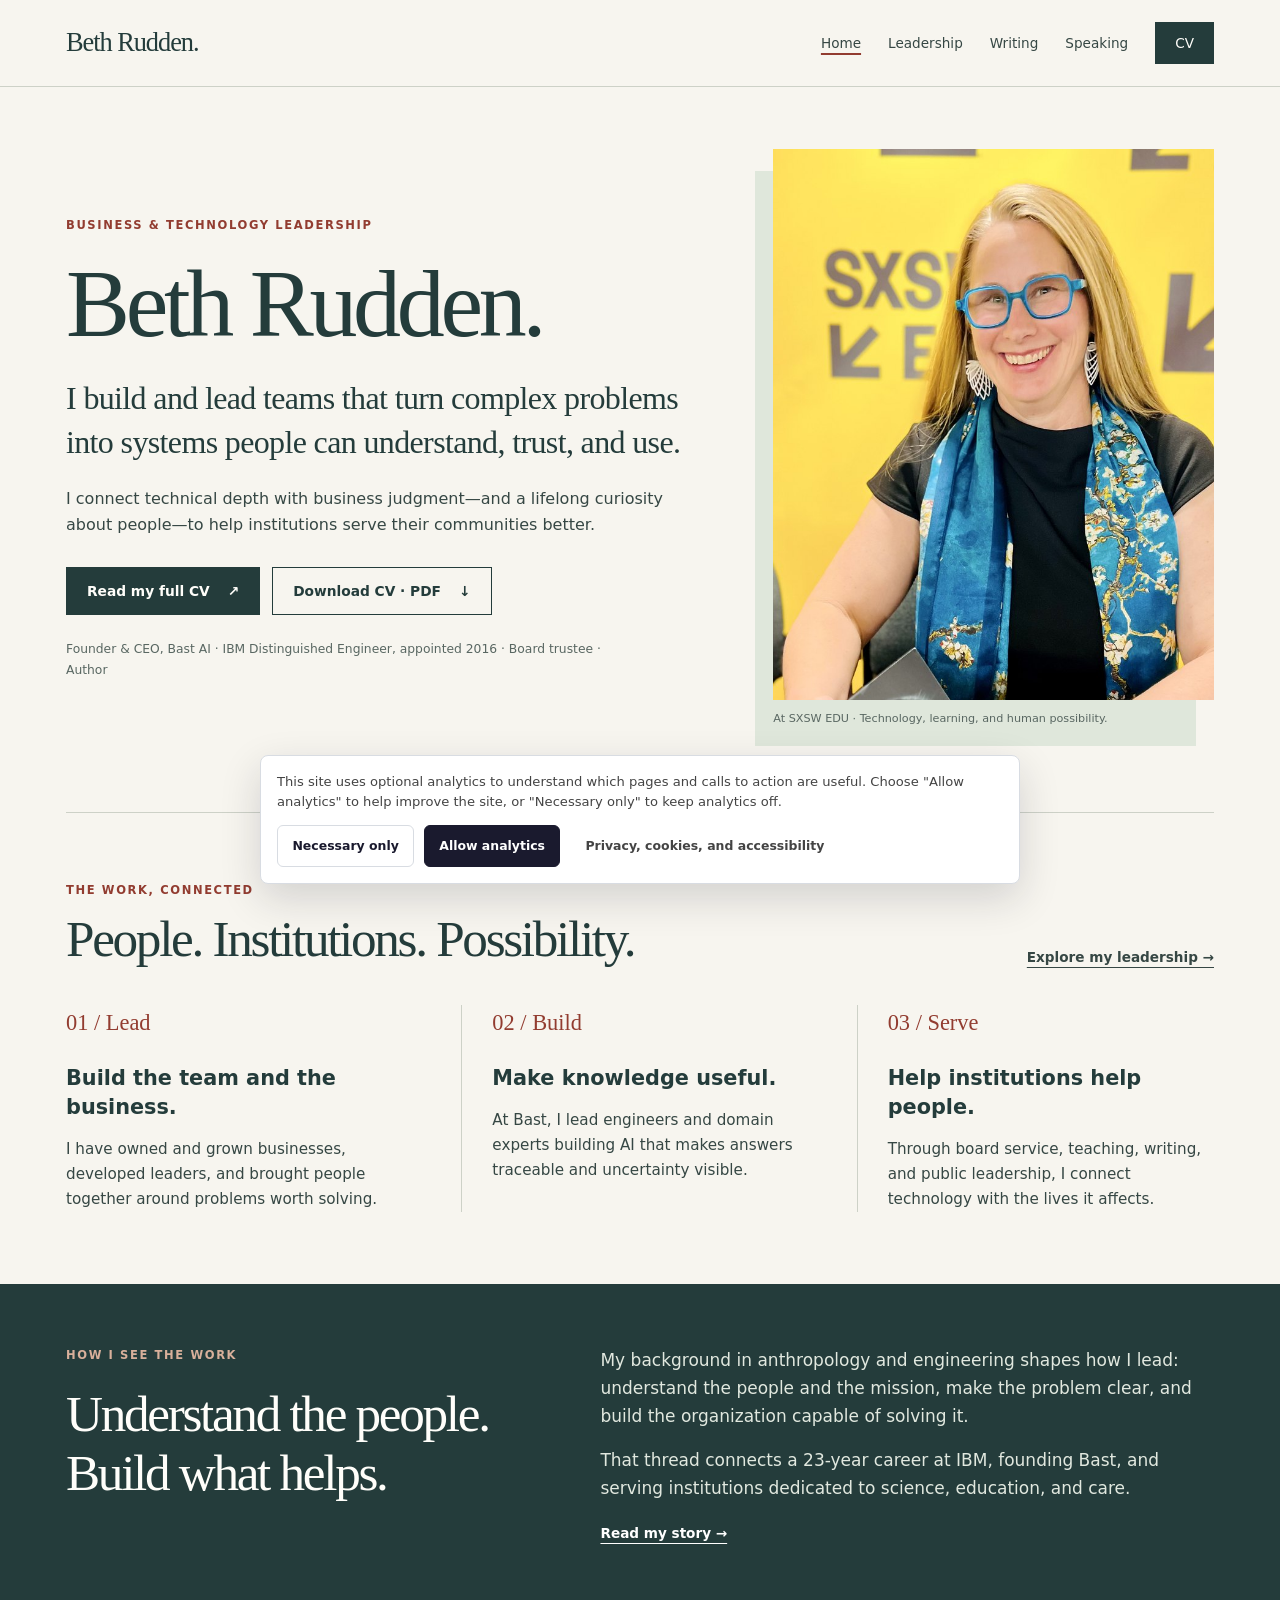
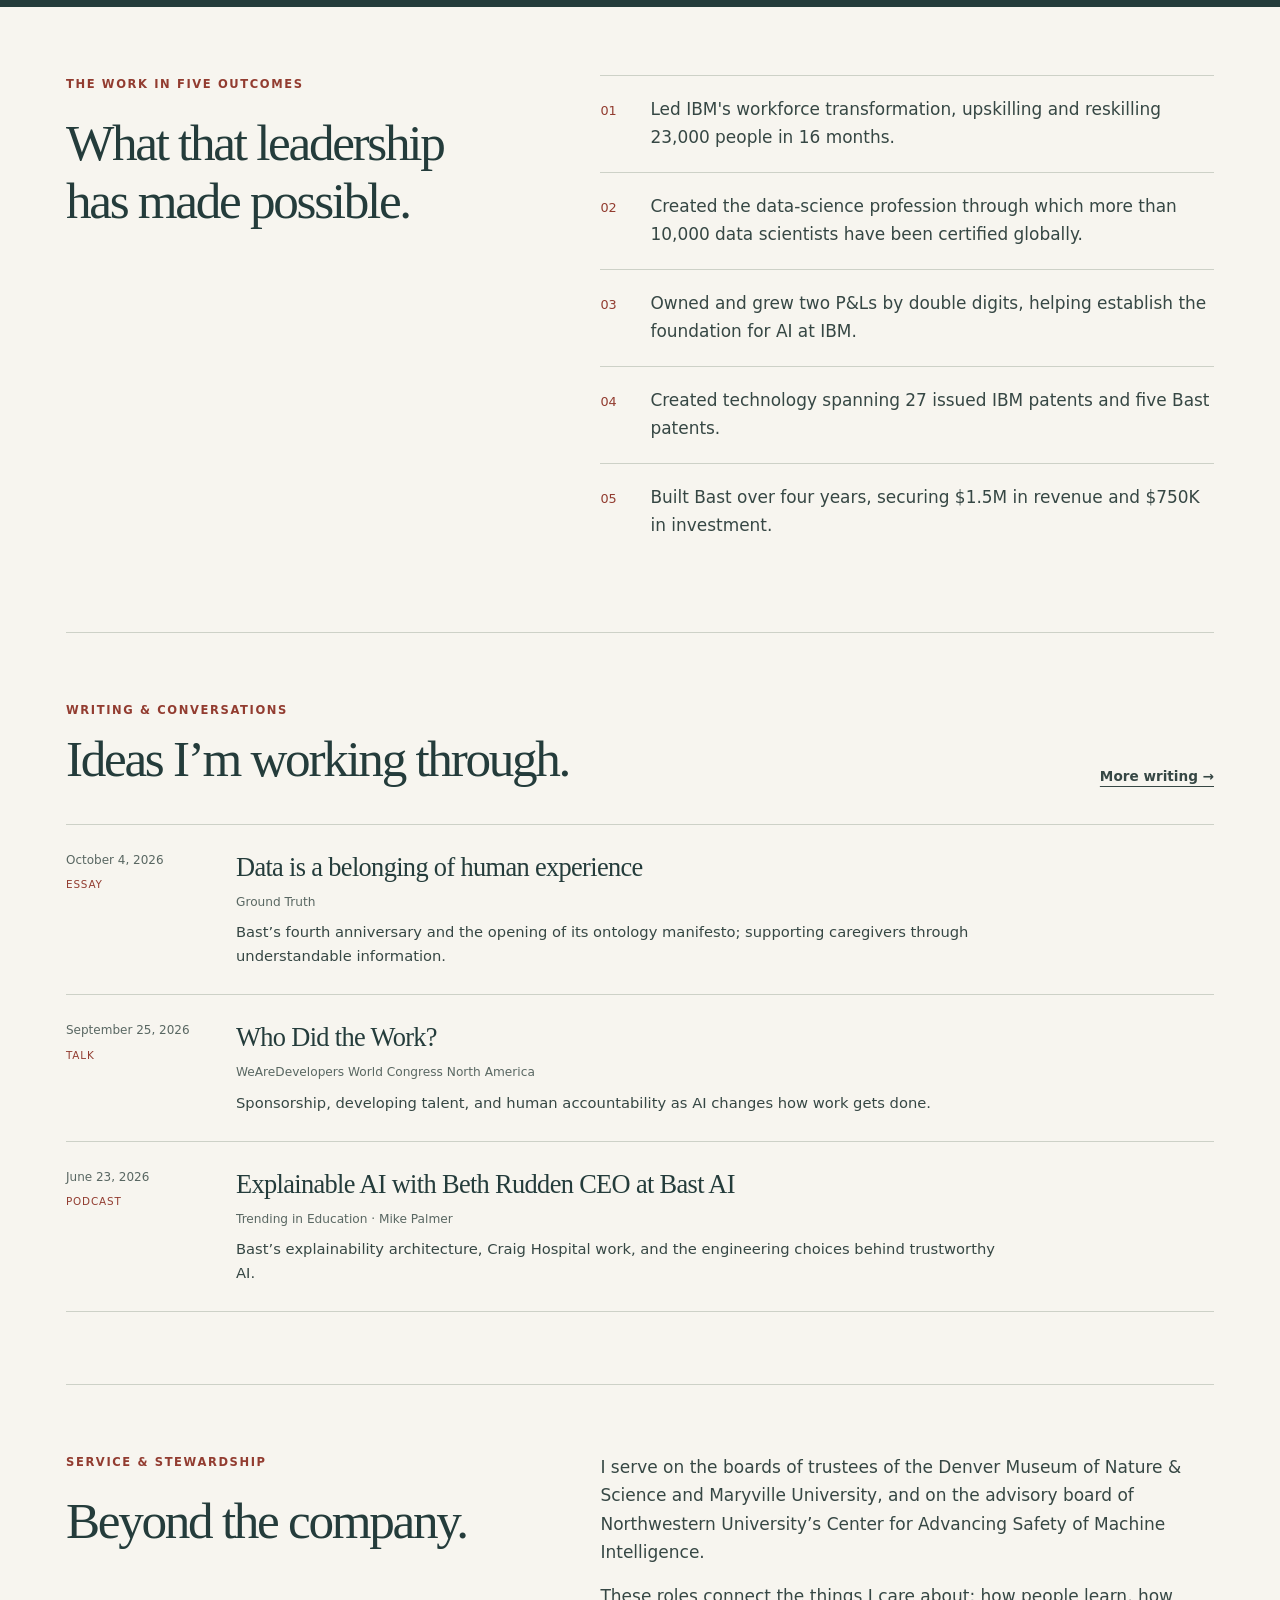
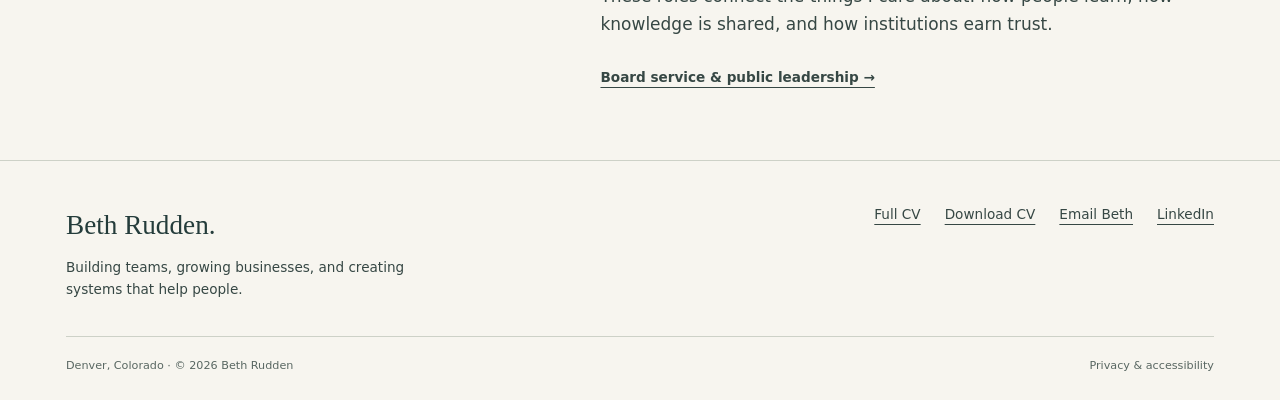
<file: index.html>
<!doctype html>
<html lang="en"><head><meta charset="utf-8"><meta name="viewport" content="width=device-width, initial-scale=1">
<title>Beth Rudden — Leadership, technology, and systems that help people</title><meta name="description" content="Beth Rudden: business and technology leader, founder of Bast AI, IBM Distinguished Engineer, board trustee, and author. Explore her work and full CV."><link rel="canonical" href="https://bethrudden.ai/">
<meta property="og:title" content="Beth Rudden — Leadership, technology, and systems that help people"><meta property="og:description" content="Beth Rudden: business and technology leader, founder of Bast AI, IBM Distinguished Engineer, board trustee, and author. Explore her work and full CV."><meta property="og:type" content="website"><meta property="og:url" content="https://bethrudden.ai/"><meta property="og:image" content="https://bethrudden.ai/beth.jpg"><meta property="og:image:alt" content="Beth Rudden at SXSW EDU"><meta name="twitter:card" content="summary_large_image">
<link rel="icon" href="beth-headshot.jpg" type="image/jpeg"><link rel="stylesheet" href="site.css"><script src="analytics-consent.js" defer></script>
</head><body><a class="skip" href="#main-content">Skip to content</a>
<header class="site-header"><div class="wrap header-inner"><a class="brand" href="index.html">Beth Rudden<span aria-hidden="true">.</span></a><nav class="site-nav" aria-label="Main navigation"><a href="index.html" aria-current="page">Home</a><a href="work.html">Leadership</a><a href="writing.html">Writing</a><a href="speaking.html">Speaking</a><a href="cv.html" class="nav-cv">CV</a></nav></div></header>
<main id="main-content"><div class="wrap"><section class="hero"><div><p class="eyebrow">Business &amp; technology leadership</p><h1>Beth Rudden.</h1><p class="lede">I build and lead teams that turn complex problems into systems people can understand, trust, and use.</p><p class="intro">I connect technical depth with business judgment—and a lifelong curiosity about people—to help institutions serve their communities better.</p><div class="actions"><a class="button" href="cv.html">Read my full CV <span aria-hidden="true">↗</span></a><a class="button secondary" href="Beth-Rudden-CV.pdf">Download CV · PDF <span aria-hidden="true">↓</span></a></div><p class="roles">Founder &amp; CEO, Bast AI · IBM Distinguished Engineer, appointed 2016 · Board trustee · Author</p></div><figure class="portrait"><img src="beth.jpg" alt="Beth Rudden at SXSW EDU, wearing blue glasses and an almond-blossom scarf" width="720" height="900" fetchpriority="high"><figcaption>At SXSW EDU · Technology, learning, and human possibility.</figcaption></figure></section>
<section class="section"><div class="section-head"><div><p class="eyebrow">The work, connected</p><h2>People. Institutions. Possibility.</h2></div><a class="text-link" href="work.html">Explore my leadership →</a></div><div class="three-col"><article><div class="number">01 / Lead</div><h3>Build the team and the business.</h3><p>I have owned and grown businesses, developed leaders, and brought people together around problems worth solving.</p></article><article><div class="number">02 / Build</div><h3>Make knowledge useful.</h3><p>At Bast, I lead engineers and domain experts building AI that makes answers traceable and uncertainty visible.</p></article><article><div class="number">03 / Serve</div><h3>Help institutions help people.</h3><p>Through board service, teaching, writing, and public leadership, I connect technology with the lives it affects.</p></article></div></section></div>
<section class="band"><div class="wrap split"><div><p class="eyebrow">How I see the work</p><h2>Understand the people.<br>Build what helps.</h2></div><div><p>My background in anthropology and engineering shapes how I lead: understand the people and the mission, make the problem clear, and build the organization capable of solving it.</p><p>That thread connects a 23-year career at IBM, founding Bast, and serving institutions dedicated to science, education, and care.</p><div class="actions"><a class="text-link" href="work.html">Read my story →</a></div></div></div></section>
<div class="wrap"><section class="section" style="border-top:0"><div class="split"><div><p class="eyebrow">The work in five outcomes</p><h2>What that leadership<br>has made possible.</h2></div><ol class="outcomes"><li>Led IBM&#x27;s workforce transformation, upskilling and reskilling 23,000 people in 16 months.</li><li>Created the data-science profession through which more than 10,000 data scientists have been certified globally.</li><li>Owned and grew two P&amp;Ls by double digits, helping establish the foundation for AI at IBM.</li><li>Created technology spanning 27 issued IBM patents and five Bast patents.</li><li>Built Bast over four years, securing $1.5M in revenue and $750K in investment.</li></ol></div></section>
<section class="section"><div class="section-head"><div><p class="eyebrow">Writing &amp; conversations</p><h2>Ideas I’m working through.</h2></div><a class="text-link" href="writing.html">More writing →</a></div><div class="list"><article class="entry"><div class="entry-meta"><time datetime="2026-10-04">October 4, 2026</time><span>Essay</span></div><div><h3><a href="https://bastai.substack.com/p/data-is-a-belonging-of-human-experience" target="_blank" rel="noopener">Data is a belonging of human experience</a></h3><p class="publisher">Ground Truth</p><p>Bast’s fourth anniversary and the opening of its ontology manifesto; supporting caregivers through understandable information.</p></div></article><article class="entry"><div class="entry-meta"><time datetime="2026-09-25">September 25, 2026</time><span>Talk</span></div><div><h3><a href="https://www.wearedevelopers.com/videos/100556-who-did-the-work?t=679" target="_blank" rel="noopener">Who Did the Work?</a></h3><p class="publisher">WeAreDevelopers World Congress North America</p><p>Sponsorship, developing talent, and human accountability as AI changes how work gets done.</p></div></article><article class="entry"><div class="entry-meta"><time datetime="2026-06-23">June 23, 2026</time><span>Podcast</span></div><div><h3><a href="https://trendingineducation.com/2026/06/explainable-ai/" target="_blank" rel="noopener">Explainable AI with Beth Rudden CEO at Bast AI</a></h3><p class="publisher">Trending in Education · Mike Palmer</p><p>Bast’s explainability architecture, Craig Hospital work, and the engineering choices behind trustworthy AI.</p></div></article></div></section>
<section class="section"><div class="split"><div><p class="eyebrow">Service &amp; stewardship</p><h2>Beyond the company.</h2></div><div><p>I serve on the boards of trustees of the Denver Museum of Nature &amp; Science and Maryville University, and on the advisory board of Northwestern University’s Center for Advancing Safety of Machine Intelligence.</p><p>These roles connect the things I care about: how people learn, how knowledge is shared, and how institutions earn trust.</p><div class="actions"><a class="text-link" href="work.html#board-service">Board service &amp; public leadership →</a></div></div></div></section></div></main>
<footer class="site-footer" id="contact"><div class="wrap"><div class="footer-top"><div><div class="footer-name">Beth Rudden.</div><p>Building teams, growing businesses, and creating systems that help people.</p></div><nav class="footer-links" aria-label="Contact and resources"><a href="cv.html">Full CV</a><a href="Beth-Rudden-CV.pdf">Download CV</a><a href="mailto:beth@bast.ai">Email Beth</a><a href="https://www.linkedin.com/in/brudden/" target="_blank" rel="noopener">LinkedIn</a></nav></div><div class="footer-bottom"><span>Denver, Colorado · © 2026 Beth Rudden</span><a href="privacy.html">Privacy &amp; accessibility</a></div></div></footer></body></html>
</file>
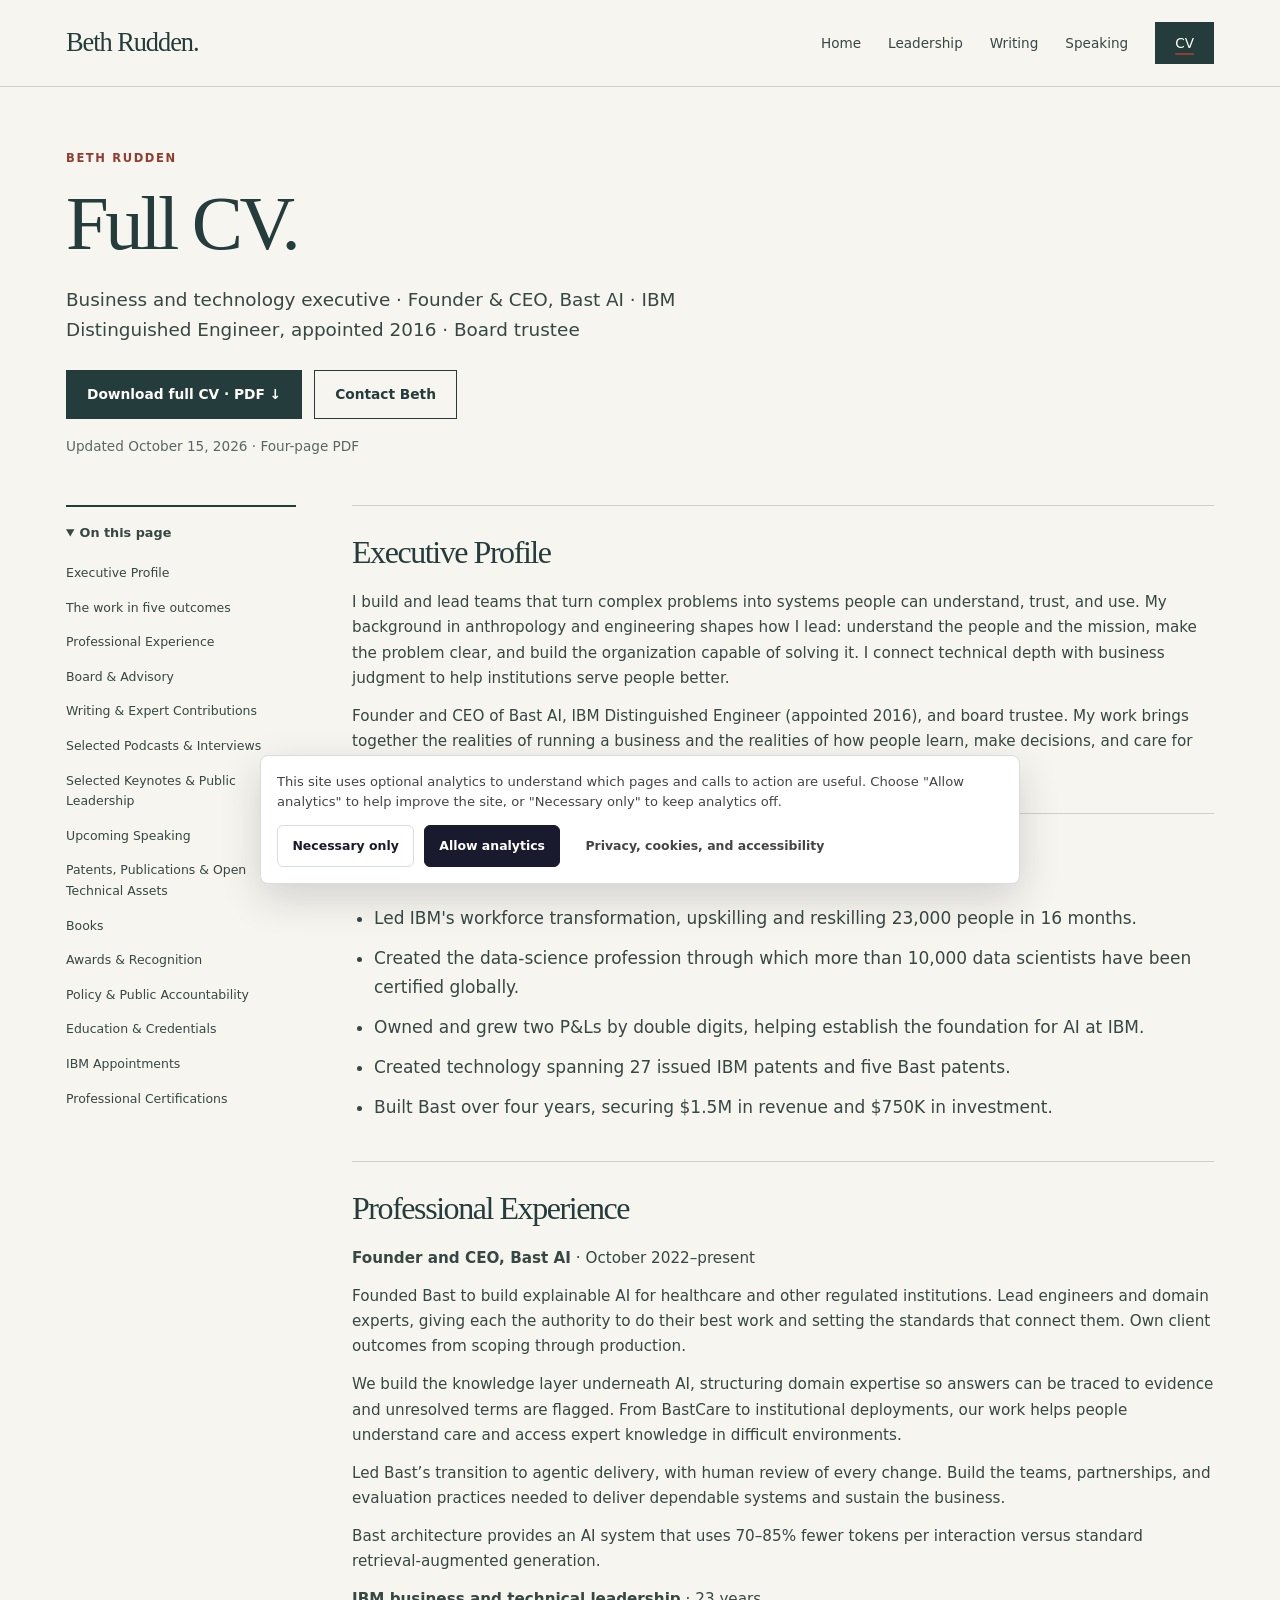
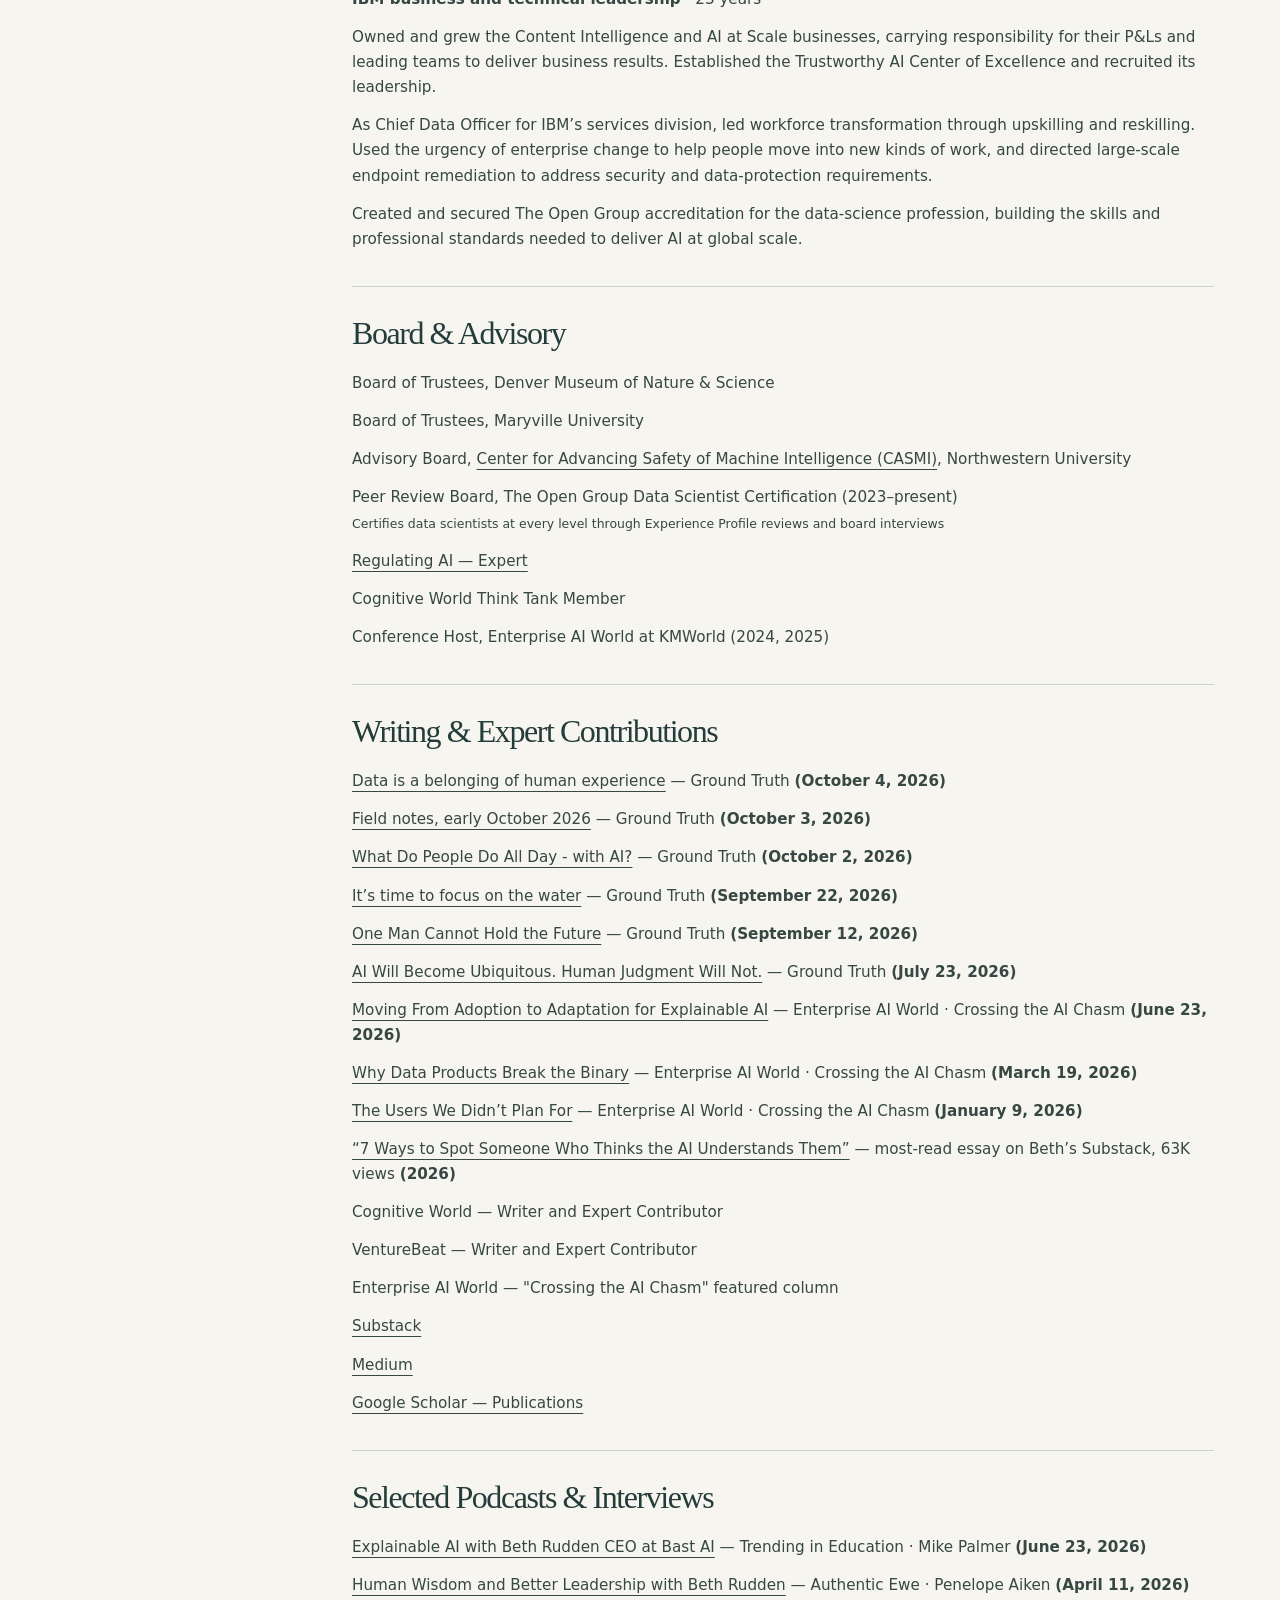
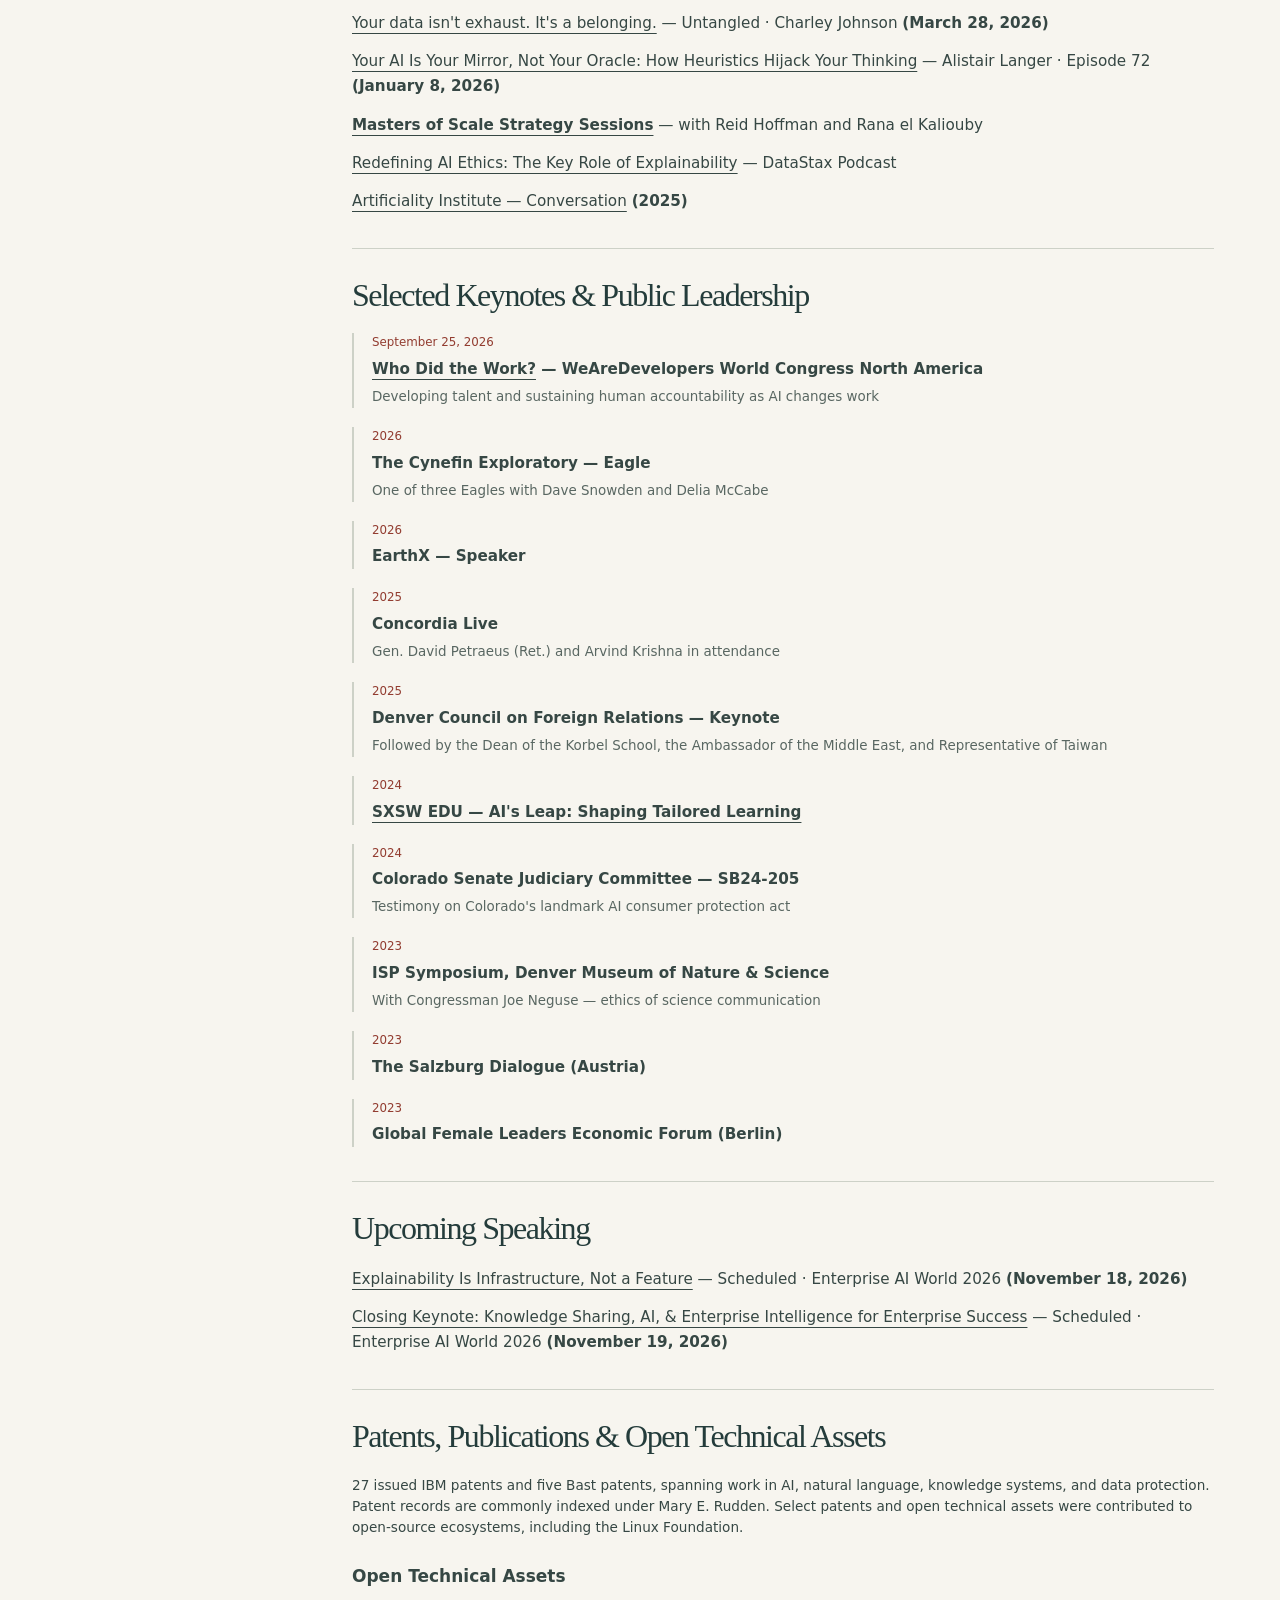
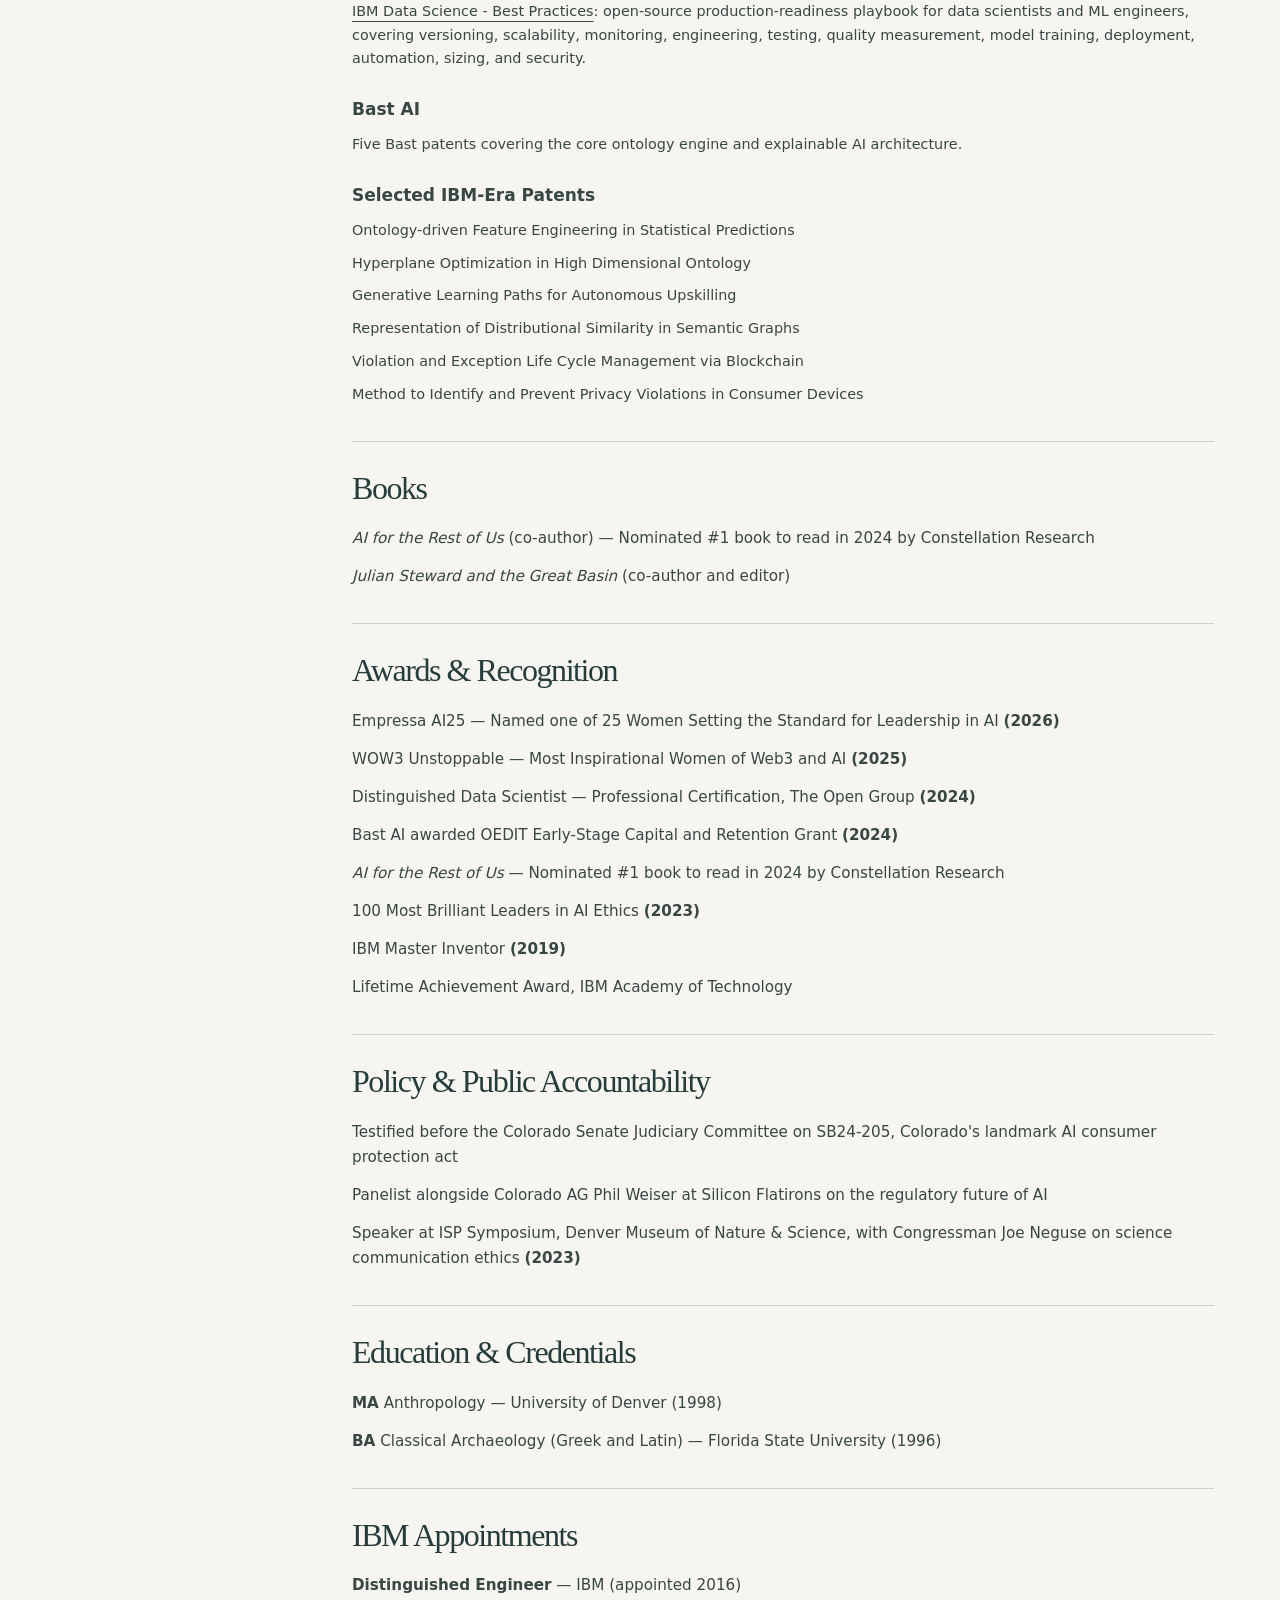
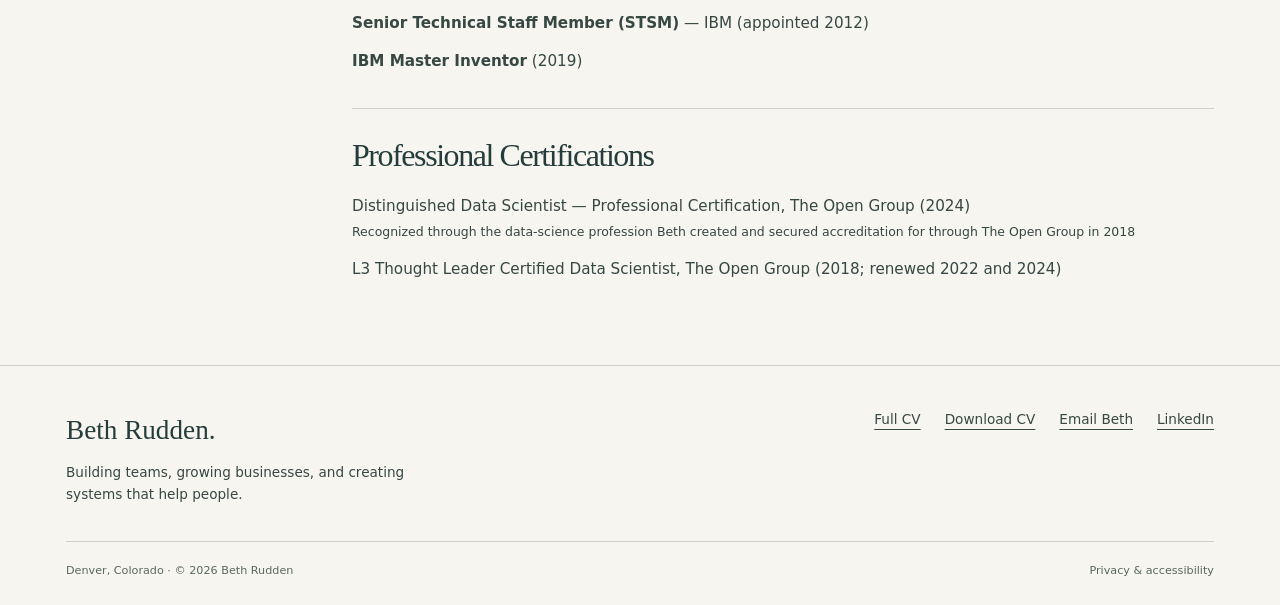
<file: cv.html>
<!doctype html>
<html lang="en"><head><meta charset="utf-8"><meta name="viewport" content="width=device-width, initial-scale=1">
<title>Full CV — Beth Rudden</title><meta name="description" content="Beth Rudden’s full CV: business leadership, teams, Bast AI, IBM, board service, patents, publications, and speaking. Read online or download the PDF."><link rel="canonical" href="https://bethrudden.ai/cv.html">
<meta property="og:title" content="Full CV — Beth Rudden"><meta property="og:description" content="Beth Rudden’s full CV: business leadership, teams, Bast AI, IBM, board service, patents, publications, and speaking. Read online or download the PDF."><meta property="og:type" content="website"><meta property="og:url" content="https://bethrudden.ai/cv.html"><meta property="og:image" content="https://bethrudden.ai/beth.jpg"><meta property="og:image:alt" content="Beth Rudden at SXSW EDU"><meta name="twitter:card" content="summary_large_image">
<link rel="icon" href="beth-headshot.jpg" type="image/jpeg"><link rel="stylesheet" href="site.css"><script src="analytics-consent.js" defer></script>
</head><body><a class="skip" href="#main-content">Skip to content</a>
<header class="site-header"><div class="wrap header-inner"><a class="brand" href="index.html">Beth Rudden<span aria-hidden="true">.</span></a><nav class="site-nav" aria-label="Main navigation"><a href="index.html">Home</a><a href="work.html">Leadership</a><a href="writing.html">Writing</a><a href="speaking.html">Speaking</a><a href="cv.html" class="nav-cv" aria-current="page">CV</a></nav></div></header>
<main id="main-content"><div class="wrap"><header class="page-intro"><p class="eyebrow">Beth Rudden</p><h1>Full CV.</h1><p class="lede">Business and technology executive · Founder &amp; CEO, Bast AI · IBM Distinguished Engineer, appointed 2016 · Board trustee</p><div class="actions"><a class="button" href="Beth-Rudden-CV.pdf">Download full CV · PDF ↓</a><a class="button secondary" href="mailto:beth@bast.ai">Contact Beth</a></div><p class="small" style="margin-top:16px">Updated October 15, 2026 · Four-page PDF</p></header></div><div class="wrap cv-layout"><aside class="cv-index"><details open><summary>On this page</summary><nav aria-label="CV sections"><a href="#executive-profile">Executive Profile</a><a href="#the-work-in-five-outcomes">The work in five outcomes</a><a href="#professional-experience">Professional Experience</a><a href="#board-advisory">Board &amp; Advisory</a><a href="#writing-expert-contributions">Writing &amp; Expert Contributions</a><a href="#selected-podcasts-interviews">Selected Podcasts &amp; Interviews</a><a href="#selected-keynotes-public-leadership">Selected Keynotes &amp; Public Leadership</a><a href="#upcoming-speaking">Upcoming Speaking</a><a href="#patents-publications-open-technical-assets">Patents, Publications &amp; Open Technical Assets</a><a href="#books">Books</a><a href="#awards-recognition">Awards &amp; Recognition</a><a href="#policy-public-accountability">Policy &amp; Public Accountability</a><a href="#education-credentials">Education &amp; Credentials</a><a href="#ibm-appointments">IBM Appointments</a><a href="#professional-certifications">Professional Certifications</a></nav></details></aside><div class="main"><h2 class="section-title" id="executive-profile">Executive Profile</h2>
<div class="credential">I build and lead teams that turn complex problems into systems people can understand, trust, and use. My background in anthropology and engineering shapes how I lead: understand the people and the mission, make the problem clear, and build the organization capable of solving it. I connect technical depth with business judgment to help institutions serve people better.</div>
<div class="credential">Founder and CEO of Bast AI, IBM Distinguished Engineer (appointed 2016), and board trustee. My work brings together the realities of running a business and the realities of how people learn, make decisions, and care for one another.</div>
<h2 class="section-title" id="the-work-in-five-outcomes">The work in five outcomes</h2>
<ul class="career-story">
      <li>Led IBM's workforce transformation, upskilling and reskilling 23,000 people in 16 months.</li>
      <li>Created the data-science profession through which more than 10,000 data scientists have been certified globally.</li>
      <li>Owned and grew two P&amp;Ls by double digits, helping establish the foundation for AI at IBM.</li>
      <li>Created technology spanning 27 issued IBM patents and five Bast patents.</li>
      <li>Built Bast over four years, securing $1.5M in revenue and $750K in investment.</li>
    </ul>
<h2 class="section-title" id="professional-experience">Professional Experience</h2>
<div class="credential"><strong>Founder and CEO, Bast AI</strong> · October 2022–present</div>
<div class="credential">Founded Bast to build explainable AI for healthcare and other regulated institutions. Lead engineers and domain experts, giving each the authority to do their best work and setting the standards that connect them. Own client outcomes from scoping through production.</div>
<div class="credential">We build the knowledge layer underneath AI, structuring domain expertise so answers can be traced to evidence and unresolved terms are flagged. From BastCare to institutional deployments, our work helps people understand care and access expert knowledge in difficult environments.</div>
<div class="credential">Led Bast’s transition to agentic delivery, with human review of every change. Build the teams, partnerships, and evaluation practices needed to deliver dependable systems and sustain the business.</div>
<div class="credential">Bast architecture provides an AI system that uses 70–85% fewer tokens per interaction versus standard retrieval-augmented generation.</div>
<div class="credential"><strong>IBM business and technical leadership</strong> · 23 years</div>
<div class="credential">Owned and grew the Content Intelligence and AI at Scale businesses, carrying responsibility for their P&amp;Ls and leading teams to deliver business results. Established the Trustworthy AI Center of Excellence and recruited its leadership.</div>
<div class="credential">As Chief Data Officer for IBM’s services division, led workforce transformation through upskilling and reskilling. Used the urgency of enterprise change to help people move into new kinds of work, and directed large-scale endpoint remediation to address security and data-protection requirements.</div>
<div class="credential">Created and secured The Open Group accreditation for the data-science profession, building the skills and professional standards needed to deliver AI at global scale.</div>
<h2 class="section-title" id="board-advisory">Board &amp; Advisory</h2>
<div class="credential">Board of Trustees, Denver Museum of Nature &amp; Science</div>
<div class="credential">Board of Trustees, Maryville University</div>
<div class="credential">Advisory Board, <a href="https://casmi.northwestern.edu/people/" target="_blank" rel="noopener">Center for Advancing Safety of Machine Intelligence (CASMI)</a>, Northwestern University</div>
<div class="credential">Peer Review Board, The Open Group Data Scientist Certification (2023–present)<br><span style="font-size: 0.78rem; color: var(--text-light);">Certifies data scientists at every level through Experience Profile reviews and board interviews</span></div>
<div class="credential"><a href="https://regulatingai.org/experts/" target="_blank" rel="noopener">Regulating AI — Expert</a></div>
<div class="credential">Cognitive World Think Tank Member</div>
<div class="credential">Conference Host, Enterprise AI World at KMWorld (2024, 2025)</div>
<h2 class="section-title" id="writing-expert-contributions">Writing &amp; Expert Contributions</h2>
<div class="credential"><a href="https://bastai.substack.com/p/data-is-a-belonging-of-human-experience" target="_blank" rel="noopener">Data is a belonging of human experience</a> — Ground Truth <strong>(October 4, 2026)</strong></div>
<div class="credential"><a href="https://bastai.substack.com/p/field-notes-early-october-2026" target="_blank" rel="noopener">Field notes, early October 2026</a> — Ground Truth <strong>(October 3, 2026)</strong></div>
<div class="credential"><a href="https://bastai.substack.com/p/what-do-people-do-all-day-with-ai" target="_blank" rel="noopener">What Do People Do All Day - with AI?</a> — Ground Truth <strong>(October 2, 2026)</strong></div>
<div class="credential"><a href="https://bastai.substack.com/p/its-time-to-focus-on-the-water" target="_blank" rel="noopener">It’s time to focus on the water</a> — Ground Truth <strong>(September 22, 2026)</strong></div>
<div class="credential"><a href="https://bastai.substack.com/p/one-man-cannot-hold-the-future" target="_blank" rel="noopener">One Man Cannot Hold the Future</a> — Ground Truth <strong>(September 12, 2026)</strong></div>
<div class="credential"><a href="https://bastai.substack.com/p/ai-will-become-ubiquitous-human-judgment" target="_blank" rel="noopener">AI Will Become Ubiquitous. Human Judgment Will Not.</a> — Ground Truth <strong>(July 23, 2026)</strong></div>
<div class="credential"><a href="https://www.enterpriseaiworld.com/Articles/Columns/Crossing-the-AI-Chasm/Moving-From-Adoption-to-Adaptation-for-Explainable-AI-175395.aspx" target="_blank" rel="noopener">Moving From Adoption to Adaptation for Explainable AI</a> — Enterprise AI World · Crossing the AI Chasm <strong>(June 23, 2026)</strong></div>
<div class="credential"><a href="https://www.enterpriseaiworld.com/Articles/Columns/Crossing-the-AI-Chasm/Why-Data-Products-Break-the-Binary-173978.aspx" target="_blank" rel="noopener">Why Data Products Break the Binary</a> — Enterprise AI World · Crossing the AI Chasm <strong>(March 19, 2026)</strong></div>
<div class="credential"><a href="https://www.enterpriseaiworld.com/Articles/Columns/Crossing-the-AI-Chasm/The-Users-We-Didnt-Plan-For-173023.aspx" target="_blank" rel="noopener">The Users We Didn’t Plan For</a> — Enterprise AI World · Crossing the AI Chasm <strong>(January 9, 2026)</strong></div>
<div class="credential"><a href="https://bastai.substack.com/p/hey-boss-7-dead-giveaways-youre-treating" target="_blank" rel="noopener">“7 Ways to Spot Someone Who Thinks the AI Understands Them”</a> — most-read essay on Beth’s Substack, 63K views <strong>(2026)</strong></div>
<div class="credential">Cognitive World — Writer and Expert Contributor</div>
<div class="credential">VentureBeat — Writer and Expert Contributor</div>
<div class="credential">Enterprise AI World — "Crossing the AI Chasm" featured column</div>
<div class="credential"><a href="https://open.substack.com/pub/bastai" target="_blank" rel="noopener">Substack</a></div>
<div class="credential"><a href="https://medium.com/@ibethrudden" target="_blank" rel="noopener">Medium</a></div>
<div class="credential"><a href="https://scholar.google.com/scholar?q=Beth+Rudden&amp;hl=en&amp;as_sdt=0,6" target="_blank" rel="noopener">Google Scholar — Publications</a></div>
<h2 class="section-title" id="selected-podcasts-interviews">Selected Podcasts &amp; Interviews</h2>
<div class="credential"><a href="https://trendingineducation.com/2026/06/explainable-ai/" target="_blank" rel="noopener">Explainable AI with Beth Rudden CEO at Bast AI</a> — Trending in Education · Mike Palmer <strong>(June 23, 2026)</strong></div>
<div class="credential"><a href="https://shows.acast.com/authentic-ewe-podcast/episodes/human-wisdom-and-better-leadership-with-beth-rudden" target="_blank" rel="noopener">Human Wisdom and Better Leadership with Beth Rudden</a> — Authentic Ewe · Penelope Aiken <strong>(April 11, 2026)</strong></div>
<div class="credential"><a href="https://podcasts.apple.com/us/podcast/your-data-isnt-exhaust-its-a-belonging/id1596588580?i=1000757943792" target="_blank" rel="noopener">Your data isn't exhaust. It's a belonging.</a> — Untangled · Charley Johnson <strong>(March 28, 2026)</strong></div>
<div class="credential"><a href="https://www.alistairlanger.com/podcast/72-your-ai-is-your-mirror-not-your-oracle-how-heuristics-hijack-your-thinking-with-beth-rudden" target="_blank" rel="noopener">Your AI Is Your Mirror, Not Your Oracle: How Heuristics Hijack Your Thinking</a> — Alistair Langer · Episode 72 <strong>(January 8, 2026)</strong></div>
<div class="credential"><a href="https://www.youtube.com/watch?v=Bd9xqcAqVYU" target="_blank" rel="noopener"><strong>Masters of Scale Strategy Sessions</strong></a> — with Reid Hoffman and Rana el Kaliouby</div>
<div class="credential"><a href="https://www.datastax.com/resources/podcast/redefining-ai-ethics-explainability" target="_blank" rel="noopener">Redefining AI Ethics: The Key Role of Explainability</a> — DataStax Podcast</div>
<div class="credential"><a href="https://open.spotify.com/show/4sRBHMDiGOuIbJ4tJwYjgK" target="_blank" rel="noopener">Artificiality Institute — Conversation</a> <strong>(2025)</strong></div>
<h2 class="section-title" id="selected-keynotes-public-leadership">Selected Keynotes &amp; Public Leadership</h2>
<div class="featured-moment">
      <div class="fm-year">September 25, 2026</div>
      <div class="fm-title"><a href="https://www.wearedevelopers.com/videos/100556-who-did-the-work?t=679" target="_blank" rel="noopener">Who Did the Work?</a> — WeAreDevelopers World Congress North America</div>
      <div class="fm-context">Developing talent and sustaining human accountability as AI changes work</div>
    </div>
<div class="featured-moment">
      <div class="fm-year">2026</div>
      <div class="fm-title">The Cynefin Exploratory — Eagle</div>
      <div class="fm-context">One of three Eagles with Dave Snowden and Delia McCabe</div>
    </div>
<div class="featured-moment">
      <div class="fm-year">2026</div>
      <div class="fm-title">EarthX — Speaker</div>
    </div>
<div class="featured-moment">
      <div class="fm-year">2025</div>
      <div class="fm-title">Concordia Live</div>
      <div class="fm-context">Gen. David Petraeus (Ret.) and Arvind Krishna in attendance</div>
    </div>
<div class="featured-moment">
      <div class="fm-year">2025</div>
      <div class="fm-title">Denver Council on Foreign Relations — Keynote</div>
      <div class="fm-context">Followed by the Dean of the Korbel School, the Ambassador of the Middle East, and Representative of Taiwan</div>
    </div>
<div class="featured-moment">
      <div class="fm-year">2024</div>
      <div class="fm-title"><a href="https://www.youtube.com/watch?v=hcqpT8yilPg" target="_blank" rel="noopener">SXSW EDU — AI's Leap: Shaping Tailored Learning</a></div>
    </div>
<div class="featured-moment">
      <div class="fm-year">2024</div>
      <div class="fm-title">Colorado Senate Judiciary Committee — SB24-205</div>
      <div class="fm-context">Testimony on Colorado's landmark AI consumer protection act</div>
    </div>
<div class="featured-moment">
      <div class="fm-year">2023</div>
      <div class="fm-title">ISP Symposium, Denver Museum of Nature &amp; Science</div>
      <div class="fm-context">With Congressman Joe Neguse — ethics of science communication</div>
    </div>
<div class="featured-moment">
      <div class="fm-year">2023</div>
      <div class="fm-title">The Salzburg Dialogue (Austria)</div>
    </div>
<div class="featured-moment">
      <div class="fm-year">2023</div>
      <div class="fm-title">Global Female Leaders Economic Forum (Berlin)</div>
    </div>
<h2 class="section-title" id="upcoming-speaking">Upcoming Speaking</h2>
<div class="credential"><a href="https://www.enterpriseaiworld.com/Conference/2025/Beth-Rudden.aspx" target="_blank" rel="noopener">Explainability Is Infrastructure, Not a Feature</a> — Scheduled · Enterprise AI World 2026 <strong>(November 18, 2026)</strong></div>
<div class="credential"><a href="https://www.enterpriseaiworld.com/Conference/2025/Beth-Rudden.aspx" target="_blank" rel="noopener">Closing Keynote: Knowledge Sharing, AI, &amp; Enterprise Intelligence for Enterprise Success</a> — Scheduled · Enterprise AI World 2026 <strong>(November 19, 2026)</strong></div>
<h2 class="section-title" id="patents-publications-open-technical-assets">Patents, Publications &amp; Open Technical Assets</h2>
<p style="font-size: 0.85rem; color: var(--text); margin-bottom: 0.75rem; line-height: 1.55;">27 issued IBM patents and five Bast patents, spanning work in AI, natural language, knowledge systems, and data protection. Patent records are commonly indexed under Mary E. Rudden. Select patents and open technical assets were contributed to open-source ecosystems, including the Linux Foundation.</p>
<div class="patent-group">
      <div class="patent-group-title">Open Technical Assets</div>
      <div class="patent-item"><a href="https://ibm.github.io/data-science-best-practices/" target="_blank" rel="noopener">IBM Data Science - Best Practices</a>: open-source production-readiness playbook for data scientists and ML engineers, covering versioning, scalability, monitoring, engineering, testing, quality measurement, model training, deployment, automation, sizing, and security.</div>
    </div>
<div class="patent-group">
      <div class="patent-group-title">Bast AI</div>
      <div class="patent-item">Five Bast patents covering the core ontology engine and explainable AI architecture.</div>
    </div>
<div class="patent-group">
      <div class="patent-group-title">Selected IBM-Era Patents</div>
      <div class="patent-item">Ontology-driven Feature Engineering in Statistical Predictions</div>
      <div class="patent-item">Hyperplane Optimization in High Dimensional Ontology</div>
      <div class="patent-item">Generative Learning Paths for Autonomous Upskilling</div>
      <div class="patent-item">Representation of Distributional Similarity in Semantic Graphs</div>
      <div class="patent-item">Violation and Exception Life Cycle Management via Blockchain</div>
      <div class="patent-item">Method to Identify and Prevent Privacy Violations in Consumer Devices</div>
    </div>
<h2 class="section-title" id="books">Books</h2>
<div class="credential"><em>AI for the Rest of Us</em> (co-author) — Nominated #1 book to read in 2024 by Constellation Research</div>
<div class="credential"><em>Julian Steward and the Great Basin</em> (co-author and editor)</div>
<h2 class="section-title" id="awards-recognition">Awards &amp; Recognition</h2>
<div class="credential">Empressa AI25 — Named one of 25 Women Setting the Standard for Leadership in AI <strong>(2026)</strong></div>
<div class="credential">WOW3 Unstoppable — Most Inspirational Women of Web3 and AI <strong>(2025)</strong></div>
<div class="credential">Distinguished Data Scientist — Professional Certification, The Open Group <strong>(2024)</strong></div>
<div class="credential">Bast AI awarded OEDIT Early-Stage Capital and Retention Grant <strong>(2024)</strong></div>
<div class="credential"><em>AI for the Rest of Us</em> — Nominated #1 book to read in 2024 by Constellation Research</div>
<div class="credential">100 Most Brilliant Leaders in AI Ethics <strong>(2023)</strong></div>
<div class="credential">IBM Master Inventor <strong>(2019)</strong></div>
<div class="credential">Lifetime Achievement Award, IBM Academy of Technology</div>
<h2 class="section-title" id="policy-public-accountability">Policy &amp; Public Accountability</h2>
<div class="credential">Testified before the Colorado Senate Judiciary Committee on SB24-205, Colorado's landmark AI consumer protection act</div>
<div class="credential">Panelist alongside Colorado AG Phil Weiser at Silicon Flatirons on the regulatory future of AI</div>
<div class="credential">Speaker at ISP Symposium, Denver Museum of Nature &amp; Science, with Congressman Joe Neguse on science communication ethics <strong>(2023)</strong></div>
<h2 class="section-title" id="education-credentials">Education &amp; Credentials</h2>
<div class="credential"><strong>MA</strong> Anthropology — University of Denver (1998)</div>
<div class="credential"><strong>BA</strong> Classical Archaeology (Greek and Latin) — Florida State University (1996)</div>
<h2 class="section-title" id="ibm-appointments">IBM Appointments</h2>
<div class="credential"><strong>Distinguished Engineer</strong> — IBM (appointed 2016)</div>
<div class="credential"><strong>Senior Technical Staff Member (STSM)</strong> — IBM (appointed 2012)</div>
<div class="credential"><strong>IBM Master Inventor</strong> (2019)</div>
<h2 class="section-title" id="professional-certifications">Professional Certifications</h2>
<div class="credential">Distinguished Data Scientist — Professional Certification, The Open Group (2024)<br><span style="font-size: 0.78rem; color: var(--text-light);">Recognized through the data-science profession Beth created and secured accreditation for through The Open Group in 2018</span></div>
<div class="credential">L3 Thought Leader Certified Data Scientist, The Open Group (2018; renewed 2022 and 2024)</div>
</div></div></main>
<footer class="site-footer" id="contact"><div class="wrap"><div class="footer-top"><div><div class="footer-name">Beth Rudden.</div><p>Building teams, growing businesses, and creating systems that help people.</p></div><nav class="footer-links" aria-label="Contact and resources"><a href="cv.html">Full CV</a><a href="Beth-Rudden-CV.pdf">Download CV</a><a href="mailto:beth@bast.ai">Email Beth</a><a href="https://www.linkedin.com/in/brudden/" target="_blank" rel="noopener">LinkedIn</a></nav></div><div class="footer-bottom"><span>Denver, Colorado · © 2026 Beth Rudden</span><a href="privacy.html">Privacy &amp; accessibility</a></div></div></footer></body></html>
</file>
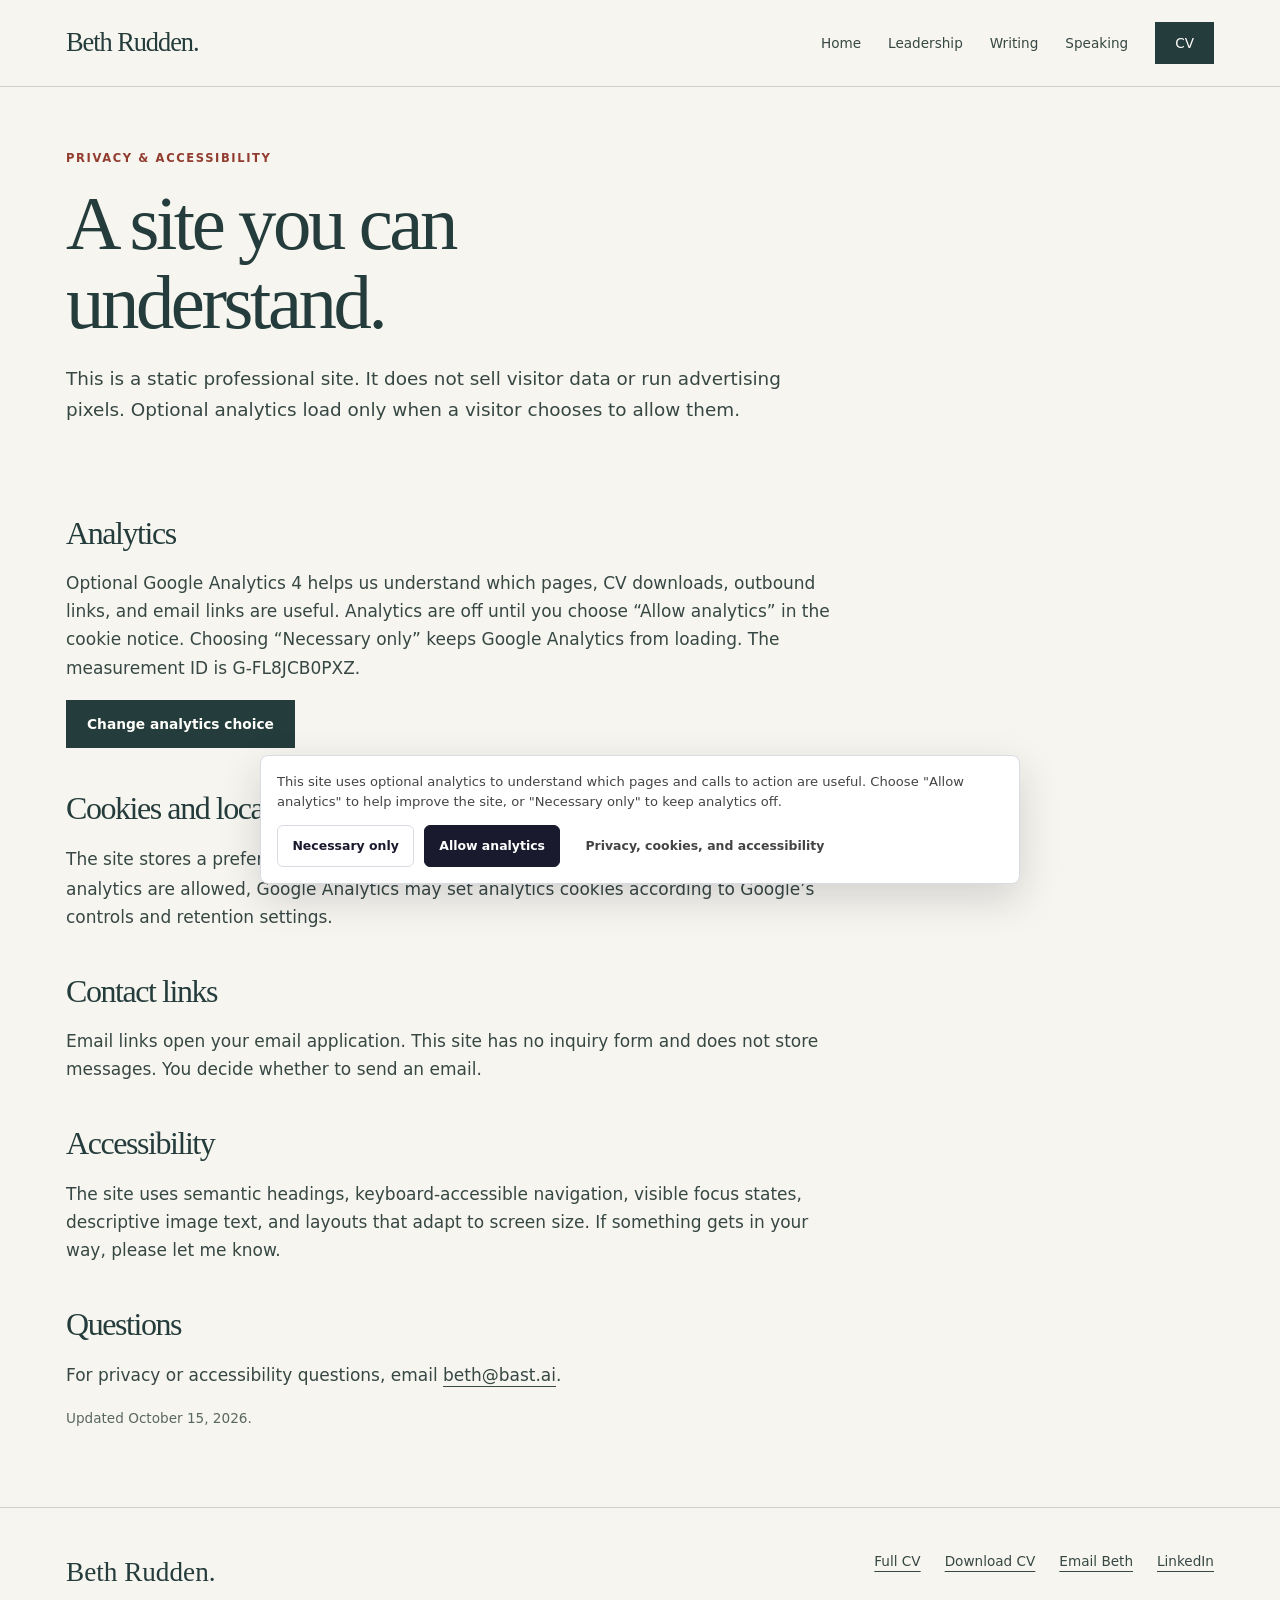
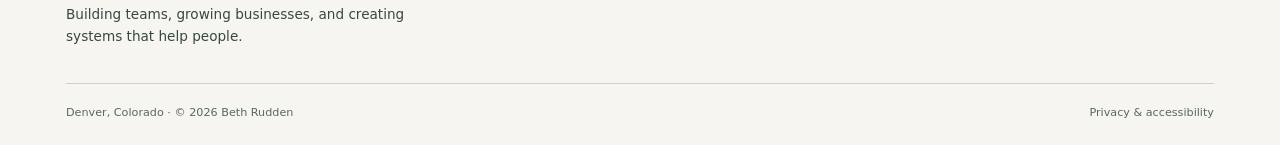
<file: privacy.html>
<!doctype html>
<html lang="en"><head><meta charset="utf-8"><meta name="viewport" content="width=device-width, initial-scale=1">
<title>Privacy &amp; Accessibility — Beth Rudden</title><meta name="description" content="Privacy, analytics choices, and accessibility information for bethrudden.ai."><link rel="canonical" href="https://bethrudden.ai/privacy.html">
<meta property="og:title" content="Privacy &amp; Accessibility — Beth Rudden"><meta property="og:description" content="Privacy, analytics choices, and accessibility information for bethrudden.ai."><meta property="og:type" content="website"><meta property="og:url" content="https://bethrudden.ai/privacy.html"><meta property="og:image" content="https://bethrudden.ai/beth.jpg"><meta property="og:image:alt" content="Beth Rudden at SXSW EDU"><meta name="twitter:card" content="summary_large_image">
<link rel="icon" href="beth-headshot.jpg" type="image/jpeg"><link rel="stylesheet" href="site.css"><script src="analytics-consent.js" defer></script>
</head><body><a class="skip" href="#main-content">Skip to content</a>
<header class="site-header"><div class="wrap header-inner"><a class="brand" href="index.html">Beth Rudden<span aria-hidden="true">.</span></a><nav class="site-nav" aria-label="Main navigation"><a href="index.html">Home</a><a href="work.html">Leadership</a><a href="writing.html">Writing</a><a href="speaking.html">Speaking</a><a href="cv.html" class="nav-cv">CV</a></nav></div></header>
<main id="main-content"><div class="wrap"><header class="page-intro"><p class="eyebrow">Privacy &amp; accessibility</p><h1>A site you can<br>understand.</h1><p class="lede">This is a static professional site. It does not sell visitor data or run advertising pixels. Optional analytics load only when a visitor chooses to allow them.</p></header></div><div class="wrap"><div class="prose" style="padding-bottom:60px"><h2>Analytics</h2><p>Optional Google Analytics 4 helps us understand which pages, CV downloads, outbound links, and email links are useful. Analytics are off until you choose “Allow analytics” in the cookie notice. Choosing “Necessary only” keeps Google Analytics from loading. The measurement ID is G-FL8JCB0PXZ.</p><button class="button" type="button" onclick="window.brOpenConsentPreferences &amp;&amp; window.brOpenConsentPreferences()">Change analytics choice</button><h2>Cookies and local storage</h2><p>The site stores a preference named <code>br_cookie_consent</code> to remember your choice. When analytics are allowed, Google Analytics may set analytics cookies according to Google’s controls and retention settings.</p><h2>Contact links</h2><p>Email links open your email application. This site has no inquiry form and does not store messages. You decide whether to send an email.</p><h2>Accessibility</h2><p>The site uses semantic headings, keyboard-accessible navigation, visible focus states, descriptive image text, and layouts that adapt to screen size. If something gets in your way, please let me know.</p><h2>Questions</h2><p>For privacy or accessibility questions, email <a href="mailto:beth@bast.ai">beth@bast.ai</a>.</p><p class="small">Updated October 15, 2026.</p></div></div></main>
<footer class="site-footer" id="contact"><div class="wrap"><div class="footer-top"><div><div class="footer-name">Beth Rudden.</div><p>Building teams, growing businesses, and creating systems that help people.</p></div><nav class="footer-links" aria-label="Contact and resources"><a href="cv.html">Full CV</a><a href="Beth-Rudden-CV.pdf">Download CV</a><a href="mailto:beth@bast.ai">Email Beth</a><a href="https://www.linkedin.com/in/brudden/" target="_blank" rel="noopener">LinkedIn</a></nav></div><div class="footer-bottom"><span>Denver, Colorado · © 2026 Beth Rudden</span><a href="privacy.html">Privacy &amp; accessibility</a></div></div></footer></body></html>
</file>
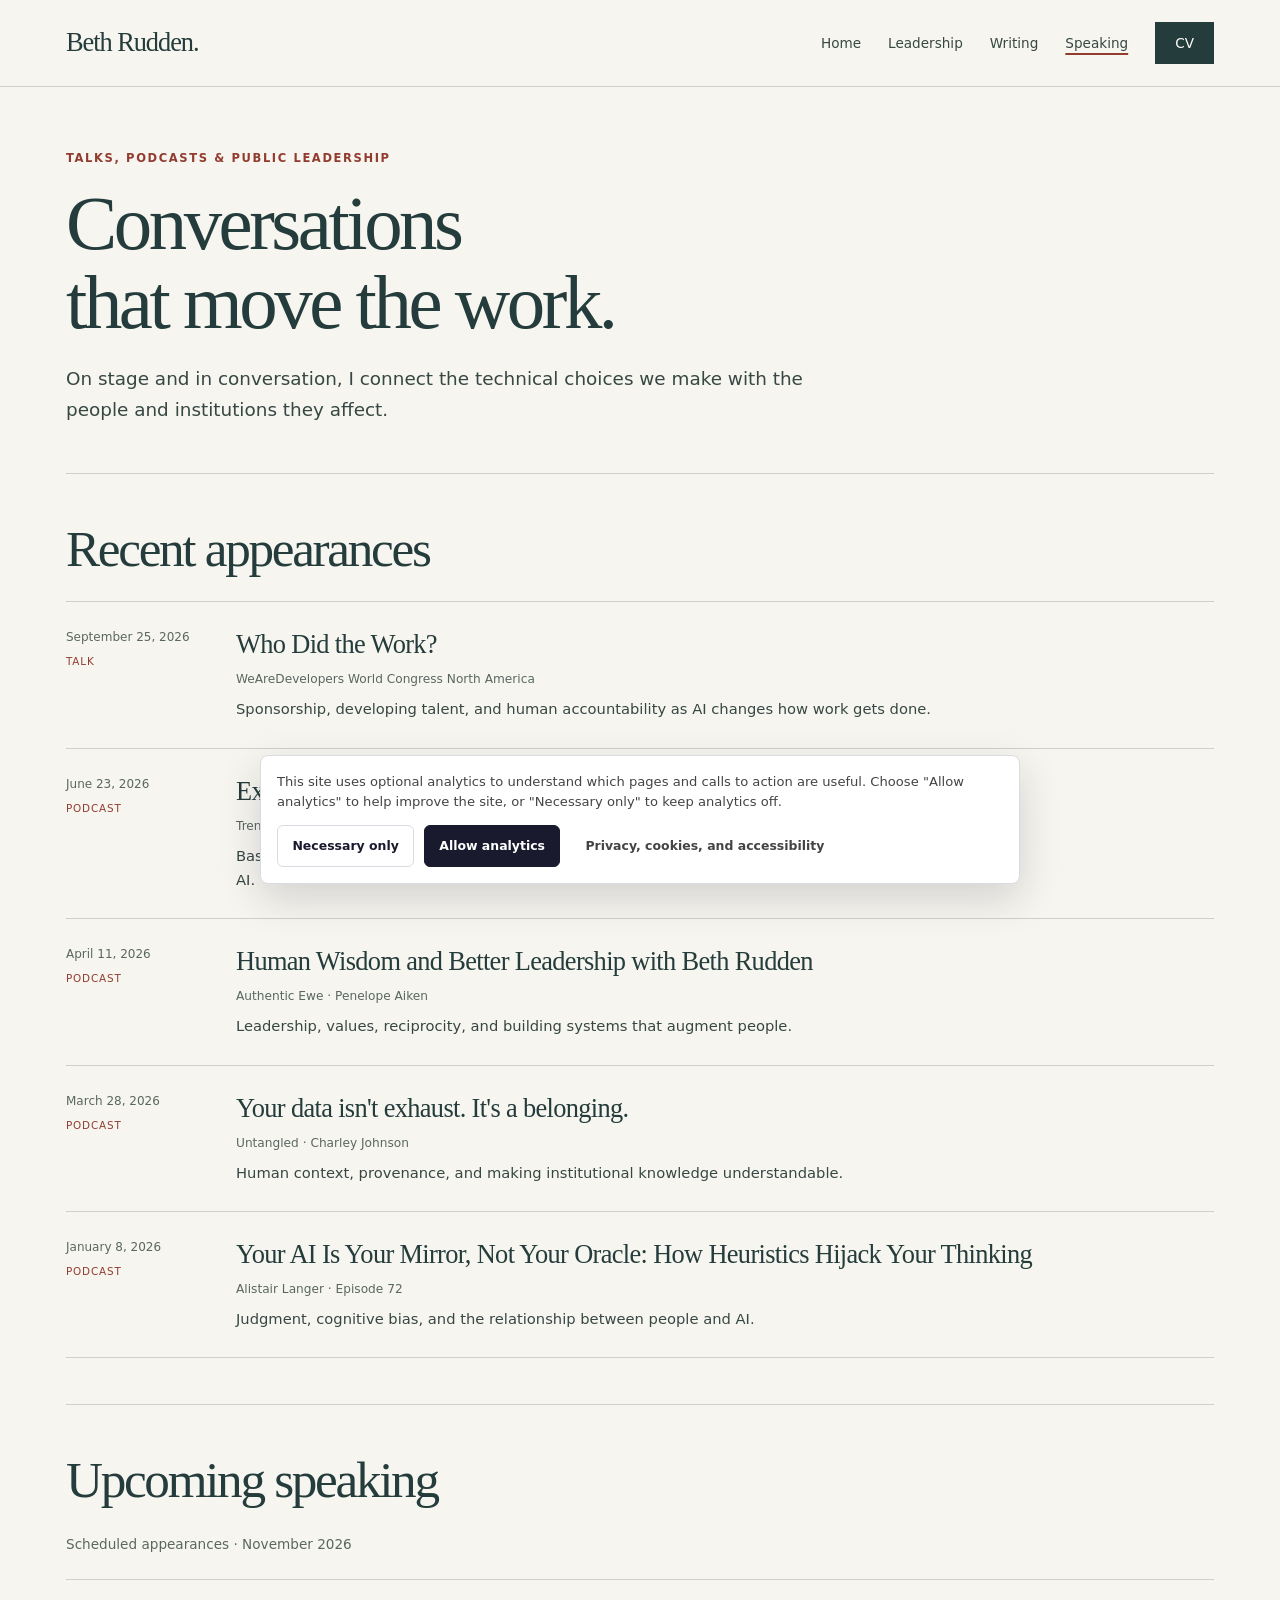
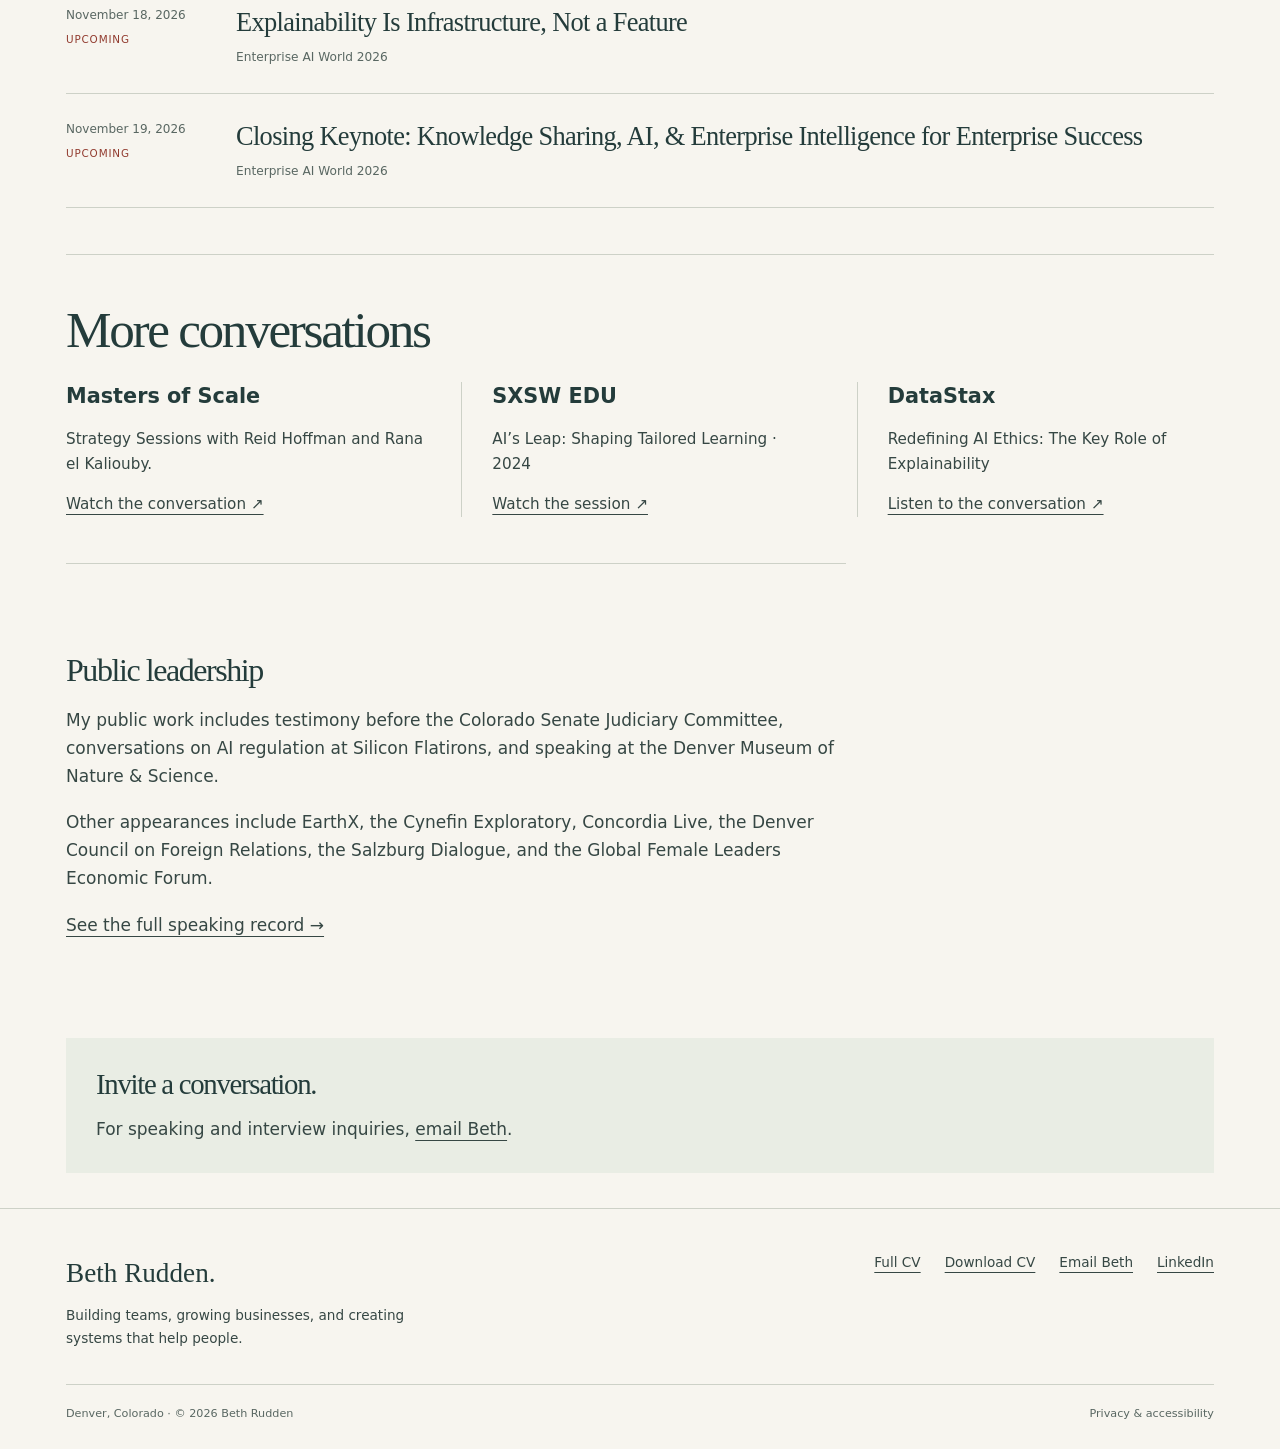
<file: speaking.html>
<!doctype html>
<html lang="en"><head><meta charset="utf-8"><meta name="viewport" content="width=device-width, initial-scale=1">
<title>Speaking &amp; Conversations — Beth Rudden</title><meta name="description" content="Beth Rudden’s recent talks, podcast appearances, public leadership, and upcoming speaking engagements."><link rel="canonical" href="https://bethrudden.ai/speaking.html">
<meta property="og:title" content="Speaking &amp; Conversations — Beth Rudden"><meta property="og:description" content="Beth Rudden’s recent talks, podcast appearances, public leadership, and upcoming speaking engagements."><meta property="og:type" content="website"><meta property="og:url" content="https://bethrudden.ai/speaking.html"><meta property="og:image" content="https://bethrudden.ai/beth.jpg"><meta property="og:image:alt" content="Beth Rudden at SXSW EDU"><meta name="twitter:card" content="summary_large_image">
<link rel="icon" href="beth-headshot.jpg" type="image/jpeg"><link rel="stylesheet" href="site.css"><script src="analytics-consent.js" defer></script>
</head><body><a class="skip" href="#main-content">Skip to content</a>
<header class="site-header"><div class="wrap header-inner"><a class="brand" href="index.html">Beth Rudden<span aria-hidden="true">.</span></a><nav class="site-nav" aria-label="Main navigation"><a href="index.html">Home</a><a href="work.html">Leadership</a><a href="writing.html">Writing</a><a href="speaking.html" aria-current="page">Speaking</a><a href="cv.html" class="nav-cv">CV</a></nav></div></header>
<main id="main-content"><div class="wrap"><header class="page-intro"><p class="eyebrow">Talks, podcasts &amp; public leadership</p><h1>Conversations<br>that move the work.</h1><p class="lede">On stage and in conversation, I connect the technical choices we make with the people and institutions they affect.</p></header></div><div class="wrap"><section class="content-section"><h2>Recent appearances</h2><div class="list"><article class="entry"><div class="entry-meta"><time datetime="2026-09-25">September 25, 2026</time><span>Talk</span></div><div><h3><a href="https://www.wearedevelopers.com/videos/100556-who-did-the-work?t=679" target="_blank" rel="noopener">Who Did the Work?</a></h3><p class="publisher">WeAreDevelopers World Congress North America</p><p>Sponsorship, developing talent, and human accountability as AI changes how work gets done.</p></div></article><article class="entry"><div class="entry-meta"><time datetime="2026-06-23">June 23, 2026</time><span>Podcast</span></div><div><h3><a href="https://trendingineducation.com/2026/06/explainable-ai/" target="_blank" rel="noopener">Explainable AI with Beth Rudden CEO at Bast AI</a></h3><p class="publisher">Trending in Education · Mike Palmer</p><p>Bast’s explainability architecture, Craig Hospital work, and the engineering choices behind trustworthy AI.</p></div></article><article class="entry"><div class="entry-meta"><time datetime="2026-04-11">April 11, 2026</time><span>Podcast</span></div><div><h3><a href="https://shows.acast.com/authentic-ewe-podcast/episodes/human-wisdom-and-better-leadership-with-beth-rudden" target="_blank" rel="noopener">Human Wisdom and Better Leadership with Beth Rudden</a></h3><p class="publisher">Authentic Ewe · Penelope Aiken</p><p>Leadership, values, reciprocity, and building systems that augment people.</p></div></article><article class="entry"><div class="entry-meta"><time datetime="2026-03-28">March 28, 2026</time><span>Podcast</span></div><div><h3><a href="https://podcasts.apple.com/us/podcast/your-data-isnt-exhaust-its-a-belonging/id1596588580?i=1000757943792" target="_blank" rel="noopener">Your data isn&#x27;t exhaust. It&#x27;s a belonging.</a></h3><p class="publisher">Untangled · Charley Johnson</p><p>Human context, provenance, and making institutional knowledge understandable.</p></div></article><article class="entry"><div class="entry-meta"><time datetime="2026-01-08">January 8, 2026</time><span>Podcast</span></div><div><h3><a href="https://www.alistairlanger.com/podcast/72-your-ai-is-your-mirror-not-your-oracle-how-heuristics-hijack-your-thinking-with-beth-rudden" target="_blank" rel="noopener">Your AI Is Your Mirror, Not Your Oracle: How Heuristics Hijack Your Thinking</a></h3><p class="publisher">Alistair Langer · Episode 72</p><p>Judgment, cognitive bias, and the relationship between people and AI.</p></div></article></div></section><section class="content-section"><h2>Upcoming speaking</h2><p class="small" style="margin-bottom:24px">Scheduled appearances · November 2026</p><div class="list"><article class="entry"><div class="entry-meta"><time datetime="2026-11-18">November 18, 2026</time><span>Upcoming</span></div><div><h3><a href="https://www.enterpriseaiworld.com/Conference/2025/Beth-Rudden.aspx" target="_blank" rel="noopener">Explainability Is Infrastructure, Not a Feature</a></h3><p class="publisher">Enterprise AI World 2026</p></div></article><article class="entry"><div class="entry-meta"><time datetime="2026-11-19">November 19, 2026</time><span>Upcoming</span></div><div><h3><a href="https://www.enterpriseaiworld.com/Conference/2025/Beth-Rudden.aspx" target="_blank" rel="noopener">Closing Keynote: Knowledge Sharing, AI, &amp; Enterprise Intelligence for Enterprise Success</a></h3><p class="publisher">Enterprise AI World 2026</p></div></article></div></section><section class="content-section"><h2>More conversations</h2><div class="three-col"><article><h3>Masters of Scale</h3><p>Strategy Sessions with Reid Hoffman and Rana el Kaliouby.</p><p><a href="https://www.youtube.com/watch?v=Bd9xqcAqVYU" target="_blank" rel="noopener">Watch the conversation ↗</a></p></article><article><h3>SXSW EDU</h3><p>AI’s Leap: Shaping Tailored Learning · 2024</p><p><a href="https://www.youtube.com/watch?v=hcqpT8yilPg" target="_blank" rel="noopener">Watch the session ↗</a></p></article><article><h3>DataStax</h3><p>Redefining AI Ethics: The Key Role of Explainability</p><p><a href="https://www.datastax.com/resources/podcast/redefining-ai-ethics-explainability" target="_blank" rel="noopener">Listen to the conversation ↗</a></p></article></div></section>
<section class="content-section prose"><h2>Public leadership</h2><p>My public work includes testimony before the Colorado Senate Judiciary Committee, conversations on AI regulation at Silicon Flatirons, and speaking at the Denver Museum of Nature &amp; Science.</p><p>Other appearances include EarthX, the Cynefin Exploratory, Concordia Live, the Denver Council on Foreign Relations, the Salzburg Dialogue, and the Global Female Leaders Economic Forum.</p><p><a href="cv.html#selected-keynotes-public-leadership">See the full speaking record →</a></p></section><section class="contact-note"><h2>Invite a conversation.</h2><p>For speaking and interview inquiries, <a href="mailto:beth@bast.ai">email Beth</a>.</p></section></div></main>
<footer class="site-footer" id="contact"><div class="wrap"><div class="footer-top"><div><div class="footer-name">Beth Rudden.</div><p>Building teams, growing businesses, and creating systems that help people.</p></div><nav class="footer-links" aria-label="Contact and resources"><a href="cv.html">Full CV</a><a href="Beth-Rudden-CV.pdf">Download CV</a><a href="mailto:beth@bast.ai">Email Beth</a><a href="https://www.linkedin.com/in/brudden/" target="_blank" rel="noopener">LinkedIn</a></nav></div><div class="footer-bottom"><span>Denver, Colorado · © 2026 Beth Rudden</span><a href="privacy.html">Privacy &amp; accessibility</a></div></div></footer></body></html>
</file>
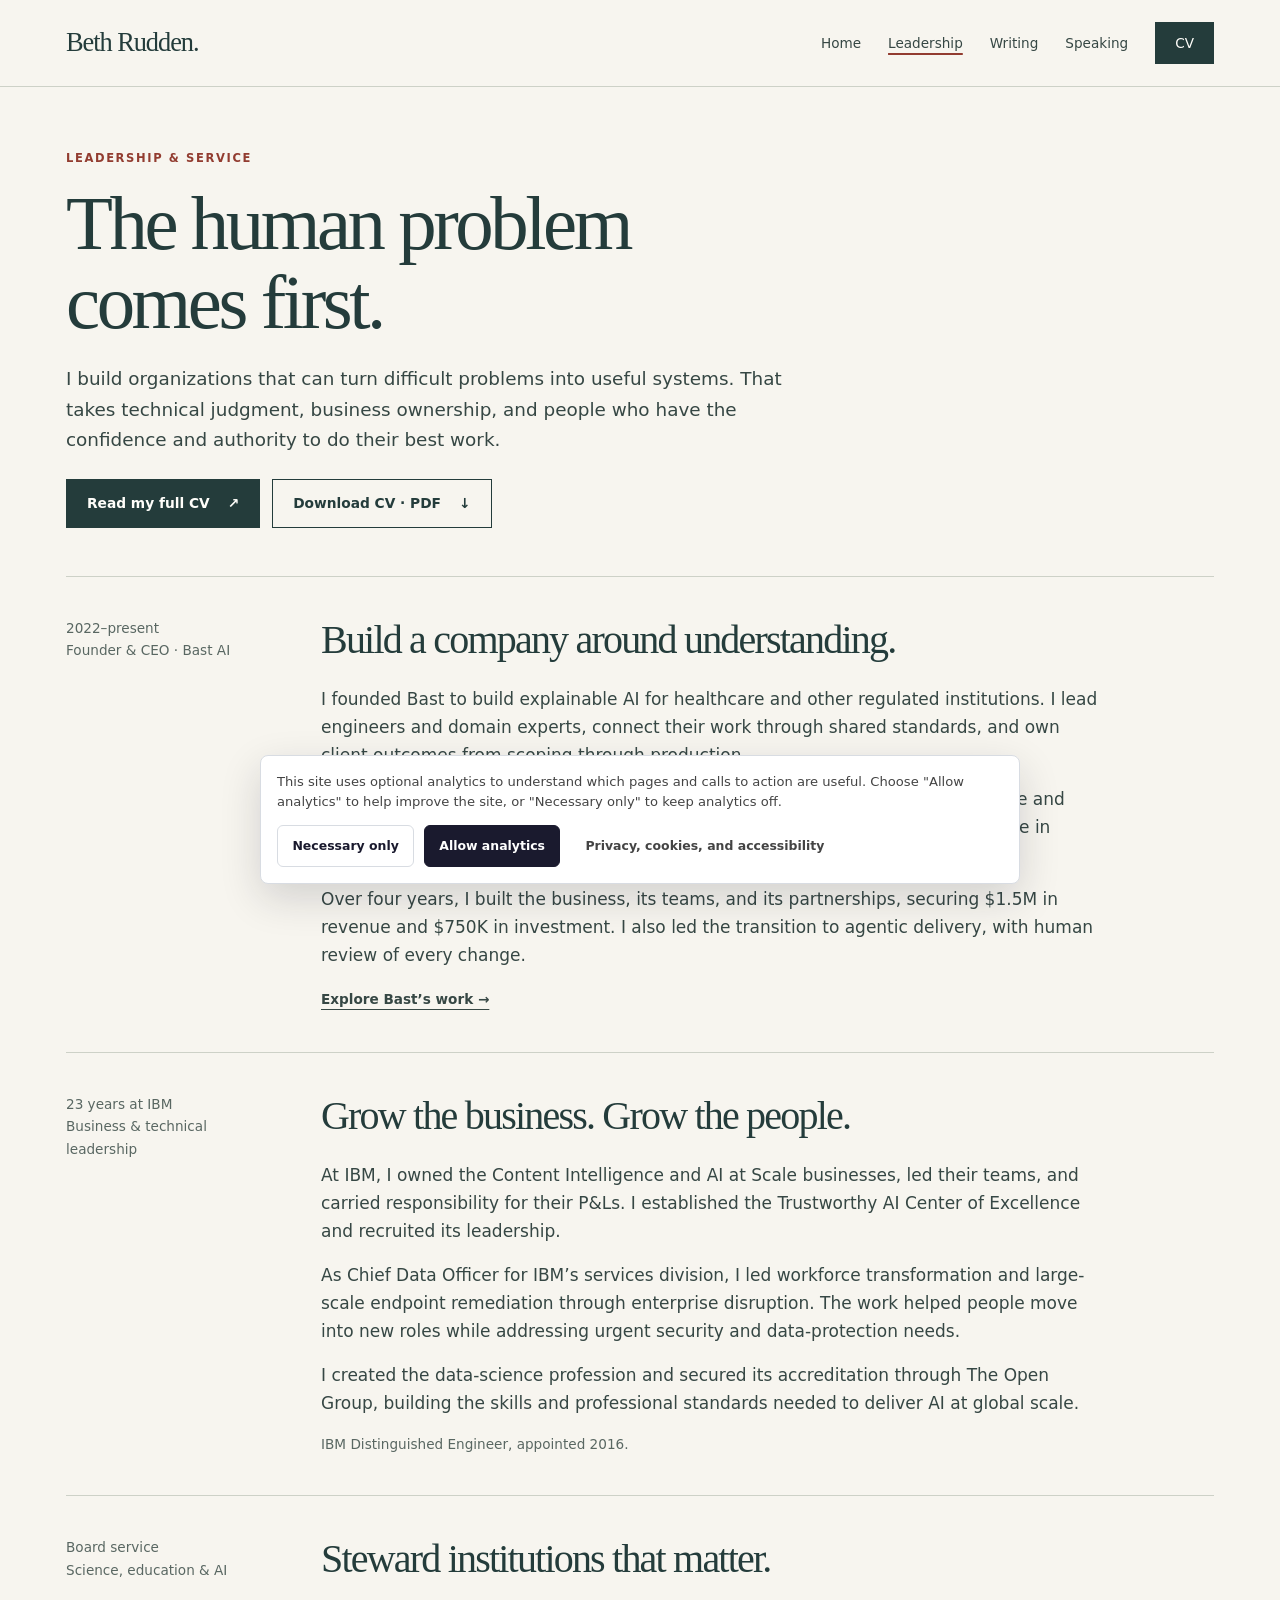
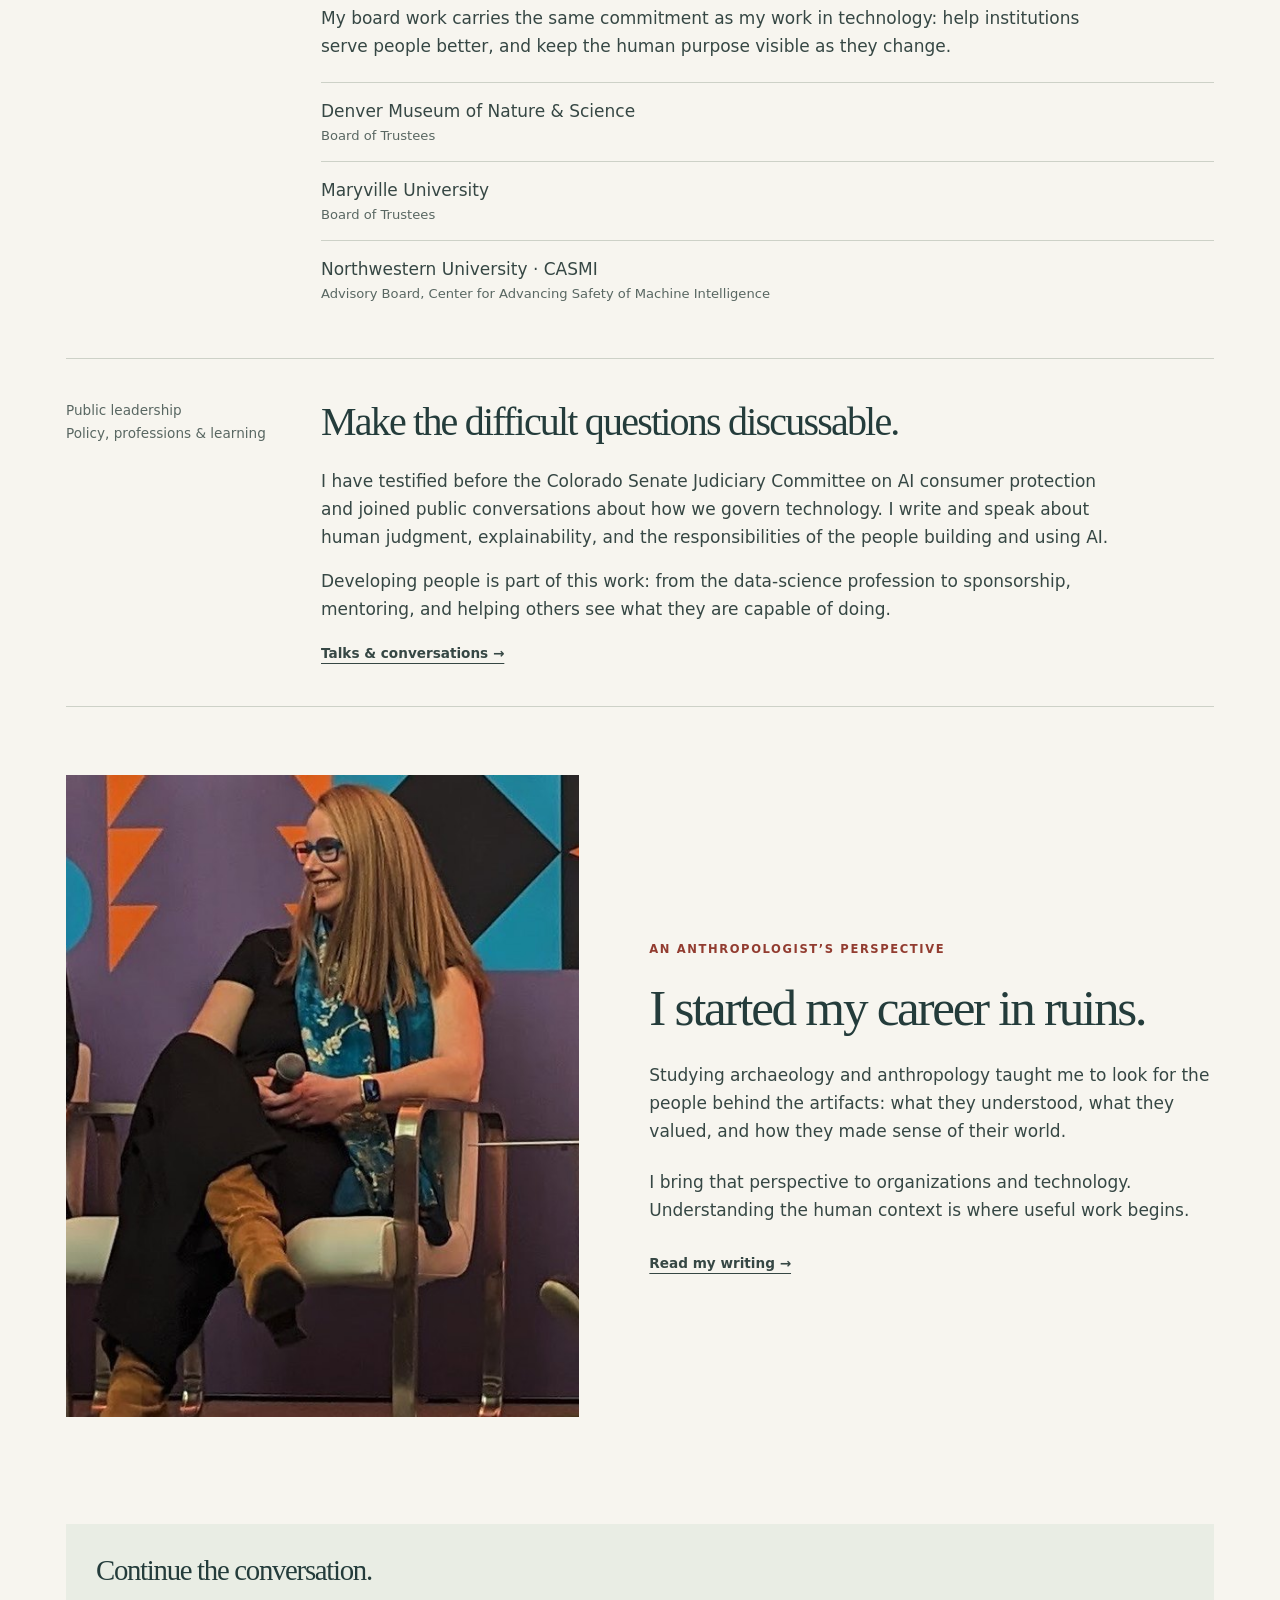
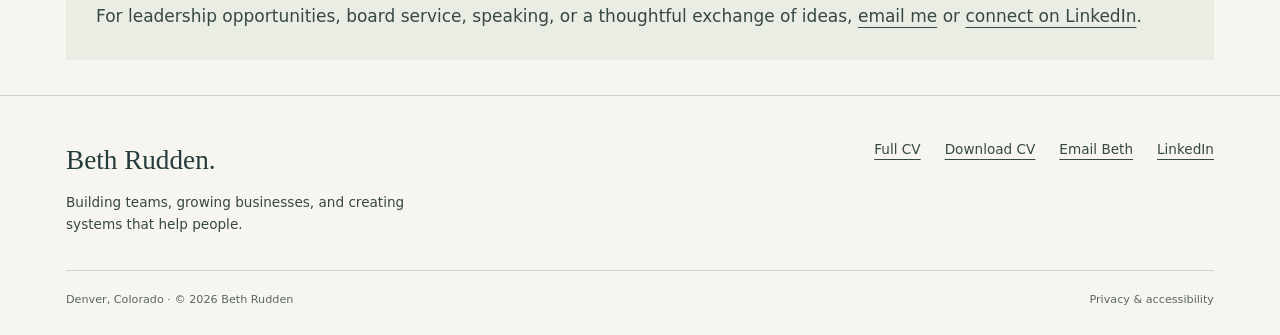
<file: work.html>
<!doctype html>
<html lang="en"><head><meta charset="utf-8"><meta name="viewport" content="width=device-width, initial-scale=1">
<title>Leadership &amp; Service — Beth Rudden</title><meta name="description" content="Beth Rudden’s leadership at Bast AI and IBM, workforce transformation, board service, and public leadership."><link rel="canonical" href="https://bethrudden.ai/work.html">
<meta property="og:title" content="Leadership &amp; Service — Beth Rudden"><meta property="og:description" content="Beth Rudden’s leadership at Bast AI and IBM, workforce transformation, board service, and public leadership."><meta property="og:type" content="website"><meta property="og:url" content="https://bethrudden.ai/work.html"><meta property="og:image" content="https://bethrudden.ai/beth.jpg"><meta property="og:image:alt" content="Beth Rudden at SXSW EDU"><meta name="twitter:card" content="summary_large_image">
<link rel="icon" href="beth-headshot.jpg" type="image/jpeg"><link rel="stylesheet" href="site.css"><script src="analytics-consent.js" defer></script>
</head><body><a class="skip" href="#main-content">Skip to content</a>
<header class="site-header"><div class="wrap header-inner"><a class="brand" href="index.html">Beth Rudden<span aria-hidden="true">.</span></a><nav class="site-nav" aria-label="Main navigation"><a href="index.html">Home</a><a href="work.html" aria-current="page">Leadership</a><a href="writing.html">Writing</a><a href="speaking.html">Speaking</a><a href="cv.html" class="nav-cv">CV</a></nav></div></header>
<main id="main-content"><div class="wrap"><header class="page-intro"><p class="eyebrow">Leadership &amp; service</p><h1>The human problem<br>comes first.</h1><p class="lede">I build organizations that can turn difficult problems into useful systems. That takes technical judgment, business ownership, and people who have the confidence and authority to do their best work.</p><div class="actions"><a class="button" href="cv.html">Read my full CV <span aria-hidden="true">↗</span></a><a class="button secondary" href="Beth-Rudden-CV.pdf">Download CV · PDF <span aria-hidden="true">↓</span></a></div></header></div><div class="wrap"><section class="work-row" id="bast"><div class="work-label">2022–present<br>Founder &amp; CEO · Bast AI</div><div><h2>Build a company around understanding.</h2><p>I founded Bast to build explainable AI for healthcare and other regulated institutions. I lead engineers and domain experts, connect their work through shared standards, and own client outcomes from scoping through production.</p><p>We build the knowledge layer underneath AI so answers can be traced to evidence and uncertainty is visible. Our work helps people understand care and access expertise in difficult environments.</p><p>Over four years, I built the business, its teams, and its partnerships, securing $1.5M in revenue and $750K in investment. I also led the transition to agentic delivery, with human review of every change.</p><a class="text-link" href="https://www.bast.ai/" target="_blank" rel="noopener">Explore Bast’s work →</a></div></section>
<section class="work-row" id="ibm"><div class="work-label">23 years at IBM<br>Business &amp; technical leadership</div><div><h2>Grow the business. Grow the people.</h2><p>At IBM, I owned the Content Intelligence and AI at Scale businesses, led their teams, and carried responsibility for their P&amp;Ls. I established the Trustworthy AI Center of Excellence and recruited its leadership.</p><p>As Chief Data Officer for IBM’s services division, I led workforce transformation and large-scale endpoint remediation through enterprise disruption. The work helped people move into new roles while addressing urgent security and data-protection needs.</p><p>I created the data-science profession and secured its accreditation through The Open Group, building the skills and professional standards needed to deliver AI at global scale.</p><p class="small">IBM Distinguished Engineer, appointed 2016.</p></div></section>
<section class="work-row" id="board-service"><div class="work-label">Board service<br>Science, education &amp; AI</div><div><h2>Steward institutions that matter.</h2><p>My board work carries the same commitment as my work in technology: help institutions serve people better, and keep the human purpose visible as they change.</p><ul class="board-list"><li>Denver Museum of Nature &amp; Science<span>Board of Trustees</span></li><li>Maryville University<span>Board of Trustees</span></li><li>Northwestern University · CASMI<span>Advisory Board, Center for Advancing Safety of Machine Intelligence</span></li></ul></div></section>
<section class="work-row" id="public-leadership"><div class="work-label">Public leadership<br>Policy, professions &amp; learning</div><div><h2>Make the difficult questions discussable.</h2><p>I have testified before the Colorado Senate Judiciary Committee on AI consumer protection and joined public conversations about how we govern technology. I write and speak about human judgment, explainability, and the responsibilities of the people building and using AI.</p><p>Developing people is part of this work: from the data-science profession to sponsorship, mentoring, and helping others see what they are capable of doing.</p><a class="text-link" href="speaking.html">Talks &amp; conversations →</a></div></section>
<section class="section image-story"><img src="beth-stage.jpg" alt="Beth Rudden speaking on a panel at SXSW EDU" width="560" height="700" loading="lazy"><div><p class="eyebrow">An anthropologist’s perspective</p><h2>I started my career in ruins.</h2><p>Studying archaeology and anthropology taught me to look for the people behind the artifacts: what they understood, what they valued, and how they made sense of their world.</p><p>I bring that perspective to organizations and technology. Understanding the human context is where useful work begins.</p><div class="actions"><a class="text-link" href="writing.html">Read my writing →</a></div></div></section>
<section class="contact-note" id="inquiry"><h2>Continue the conversation.</h2><p>For leadership opportunities, board service, speaking, or a thoughtful exchange of ideas, <a href="mailto:beth@bast.ai">email me</a> or <a href="https://www.linkedin.com/in/brudden/" target="_blank" rel="noopener">connect on LinkedIn</a>.</p></section></div></main>
<footer class="site-footer" id="contact"><div class="wrap"><div class="footer-top"><div><div class="footer-name">Beth Rudden.</div><p>Building teams, growing businesses, and creating systems that help people.</p></div><nav class="footer-links" aria-label="Contact and resources"><a href="cv.html">Full CV</a><a href="Beth-Rudden-CV.pdf">Download CV</a><a href="mailto:beth@bast.ai">Email Beth</a><a href="https://www.linkedin.com/in/brudden/" target="_blank" rel="noopener">LinkedIn</a></nav></div><div class="footer-bottom"><span>Denver, Colorado · © 2026 Beth Rudden</span><a href="privacy.html">Privacy &amp; accessibility</a></div></div></footer></body></html>
</file>
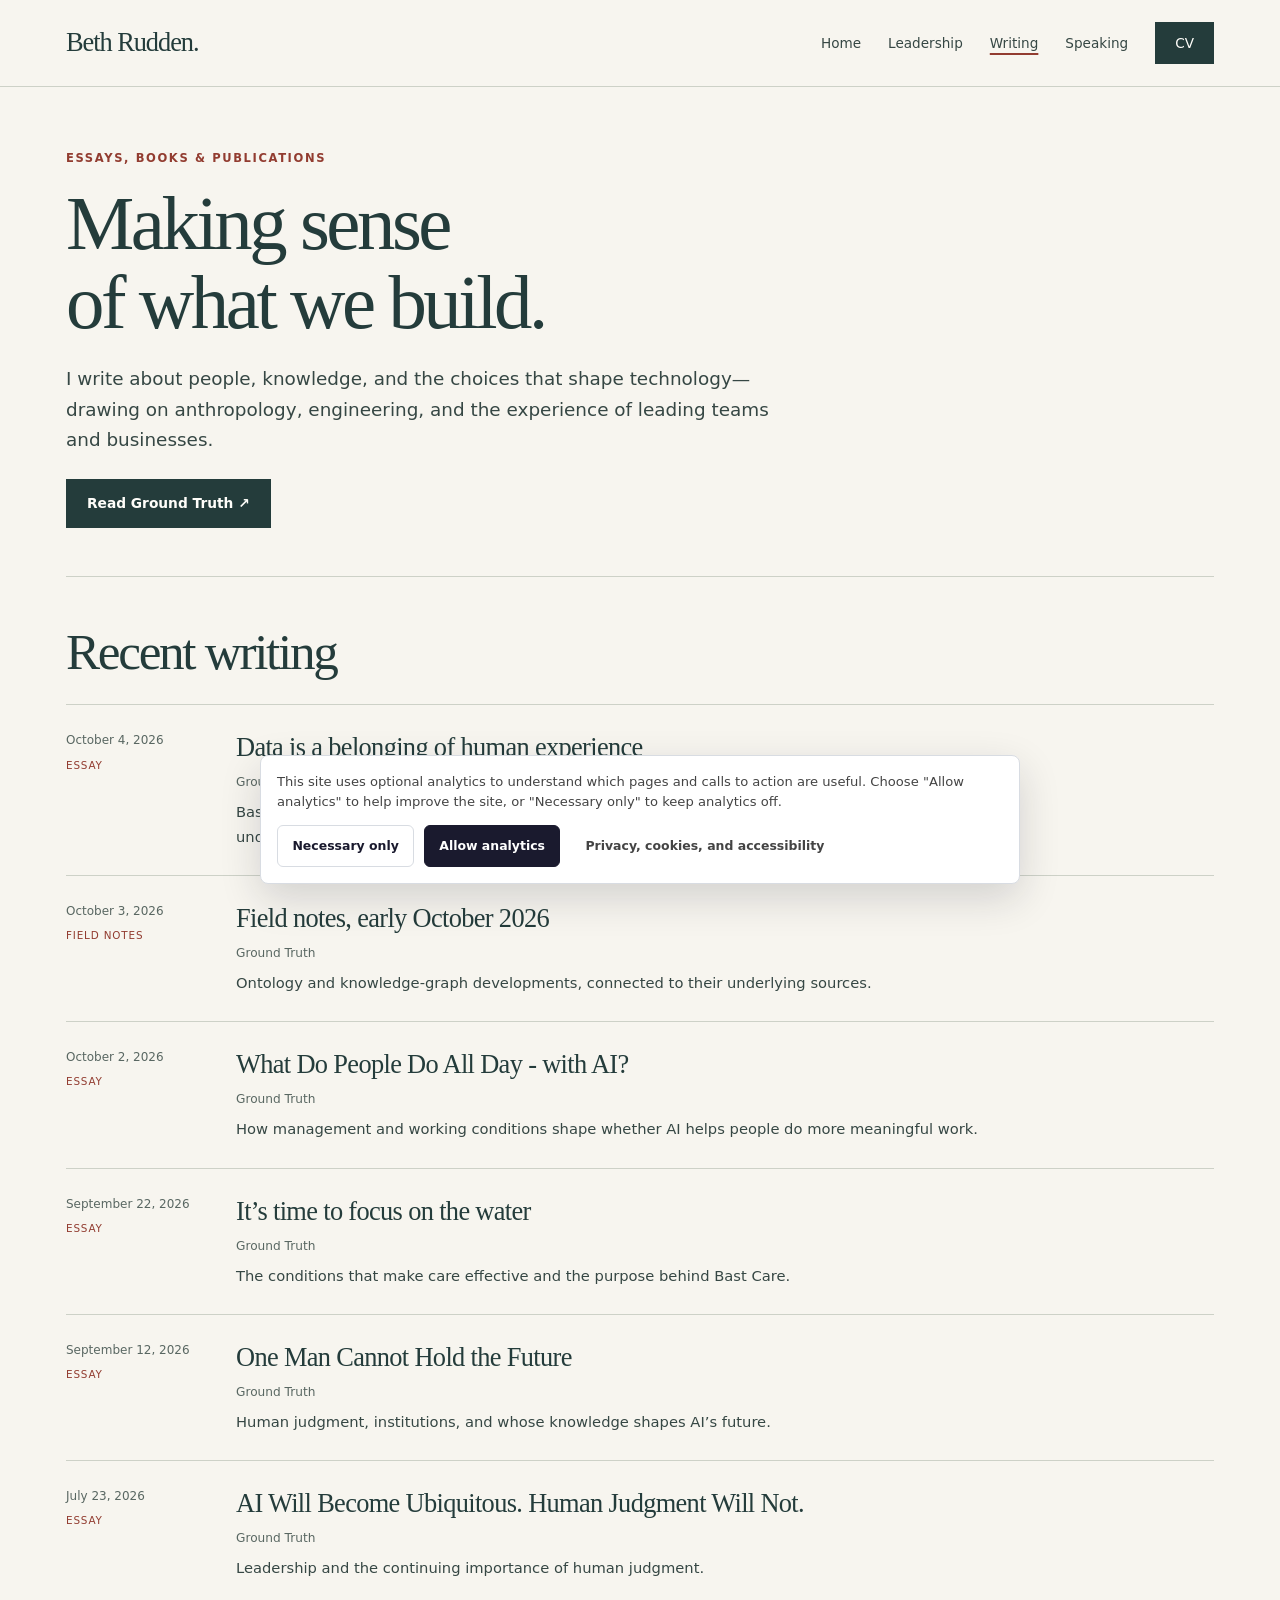
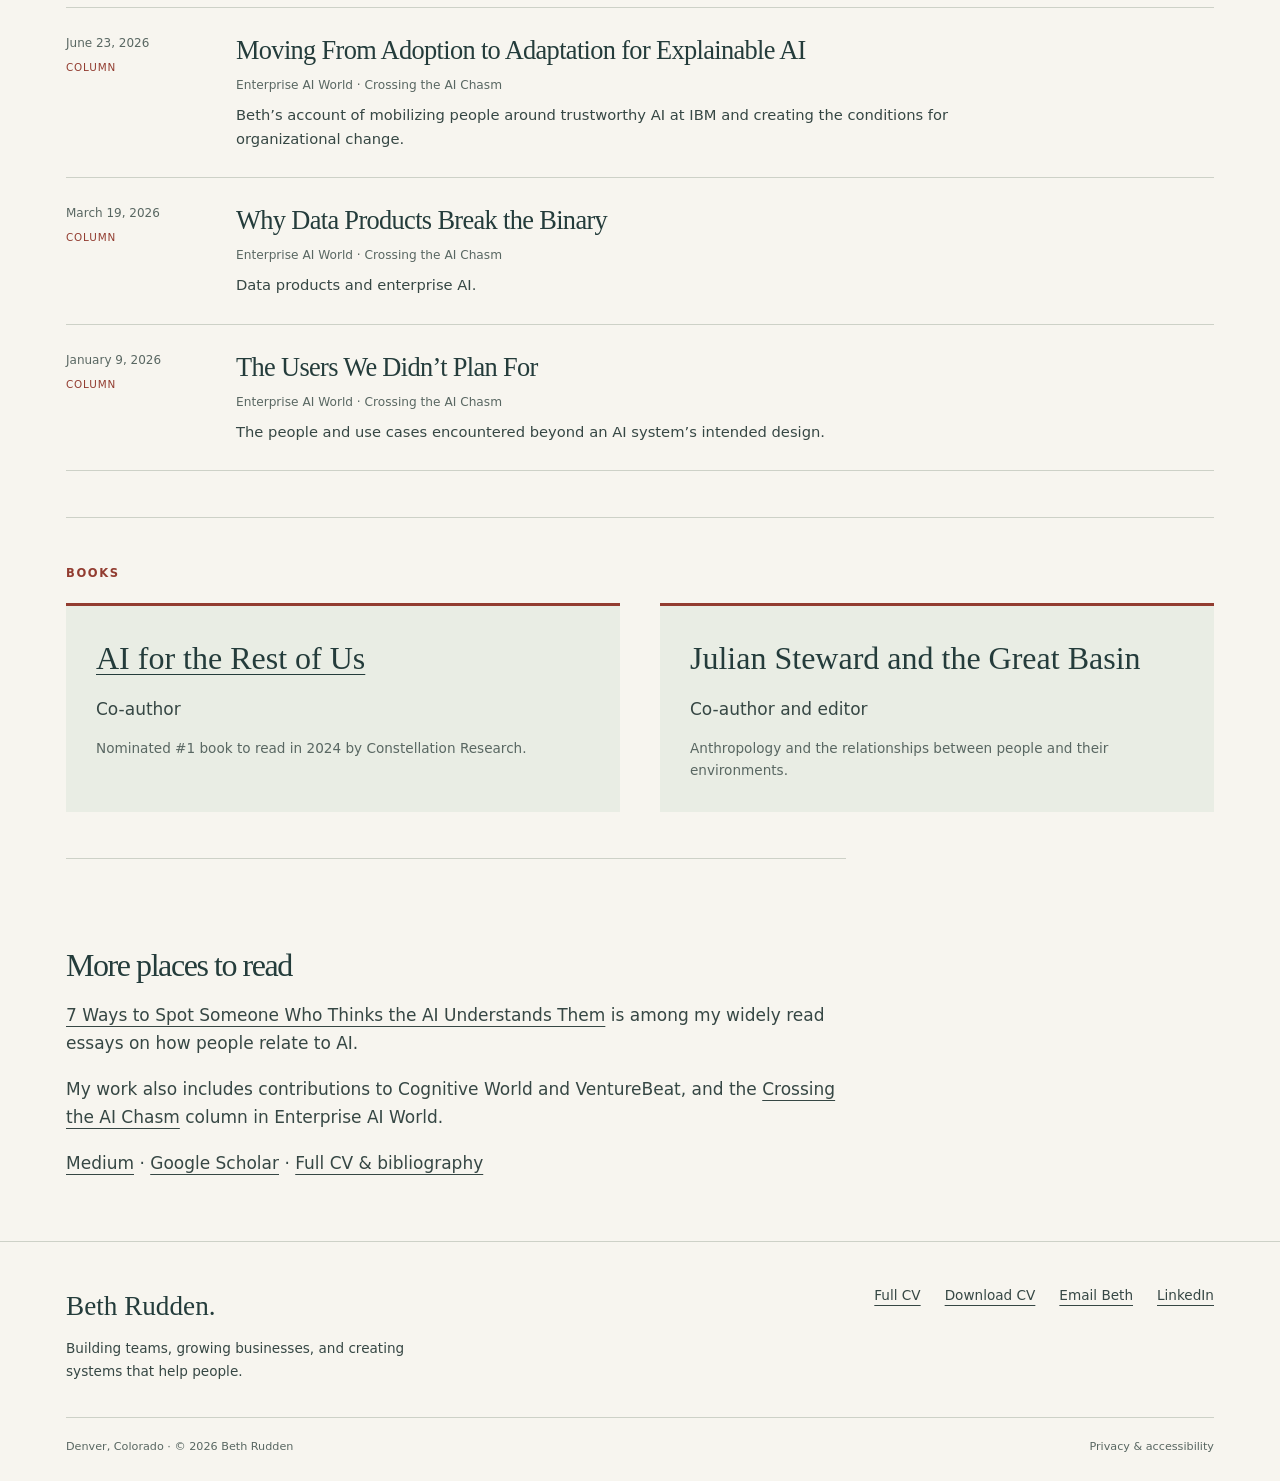
<file: writing.html>
<!doctype html>
<html lang="en"><head><meta charset="utf-8"><meta name="viewport" content="width=device-width, initial-scale=1">
<title>Writing &amp; Publications — Beth Rudden</title><meta name="description" content="Essays, books, and publications by Beth Rudden on AI, human judgment, leadership, and knowledge."><link rel="canonical" href="https://bethrudden.ai/writing.html">
<meta property="og:title" content="Writing &amp; Publications — Beth Rudden"><meta property="og:description" content="Essays, books, and publications by Beth Rudden on AI, human judgment, leadership, and knowledge."><meta property="og:type" content="website"><meta property="og:url" content="https://bethrudden.ai/writing.html"><meta property="og:image" content="https://bethrudden.ai/beth.jpg"><meta property="og:image:alt" content="Beth Rudden at SXSW EDU"><meta name="twitter:card" content="summary_large_image">
<link rel="icon" href="beth-headshot.jpg" type="image/jpeg"><link rel="stylesheet" href="site.css"><script src="analytics-consent.js" defer></script>
</head><body><a class="skip" href="#main-content">Skip to content</a>
<header class="site-header"><div class="wrap header-inner"><a class="brand" href="index.html">Beth Rudden<span aria-hidden="true">.</span></a><nav class="site-nav" aria-label="Main navigation"><a href="index.html">Home</a><a href="work.html">Leadership</a><a href="writing.html" aria-current="page">Writing</a><a href="speaking.html">Speaking</a><a href="cv.html" class="nav-cv">CV</a></nav></div></header>
<main id="main-content"><div class="wrap"><header class="page-intro"><p class="eyebrow">Essays, books &amp; publications</p><h1>Making sense<br>of what we build.</h1><p class="lede">I write about people, knowledge, and the choices that shape technology—drawing on anthropology, engineering, and the experience of leading teams and businesses.</p><div class="actions"><a class="button" href="https://bastai.substack.com/" target="_blank" rel="noopener">Read Ground Truth ↗</a></div></header></div><div class="wrap"><section class="content-section"><h2>Recent writing</h2><div class="list"><article class="entry"><div class="entry-meta"><time datetime="2026-10-04">October 4, 2026</time><span>Essay</span></div><div><h3><a href="https://bastai.substack.com/p/data-is-a-belonging-of-human-experience" target="_blank" rel="noopener">Data is a belonging of human experience</a></h3><p class="publisher">Ground Truth</p><p>Bast’s fourth anniversary and the opening of its ontology manifesto; supporting caregivers through understandable information.</p></div></article><article class="entry"><div class="entry-meta"><time datetime="2026-10-03">October 3, 2026</time><span>Field notes</span></div><div><h3><a href="https://bastai.substack.com/p/field-notes-early-october-2026" target="_blank" rel="noopener">Field notes, early October 2026</a></h3><p class="publisher">Ground Truth</p><p>Ontology and knowledge-graph developments, connected to their underlying sources.</p></div></article><article class="entry"><div class="entry-meta"><time datetime="2026-10-02">October 2, 2026</time><span>Essay</span></div><div><h3><a href="https://bastai.substack.com/p/what-do-people-do-all-day-with-ai" target="_blank" rel="noopener">What Do People Do All Day - with AI?</a></h3><p class="publisher">Ground Truth</p><p>How management and working conditions shape whether AI helps people do more meaningful work.</p></div></article><article class="entry"><div class="entry-meta"><time datetime="2026-09-22">September 22, 2026</time><span>Essay</span></div><div><h3><a href="https://bastai.substack.com/p/its-time-to-focus-on-the-water" target="_blank" rel="noopener">It’s time to focus on the water</a></h3><p class="publisher">Ground Truth</p><p>The conditions that make care effective and the purpose behind Bast Care.</p></div></article><article class="entry"><div class="entry-meta"><time datetime="2026-09-12">September 12, 2026</time><span>Essay</span></div><div><h3><a href="https://bastai.substack.com/p/one-man-cannot-hold-the-future" target="_blank" rel="noopener">One Man Cannot Hold the Future</a></h3><p class="publisher">Ground Truth</p><p>Human judgment, institutions, and whose knowledge shapes AI’s future.</p></div></article><article class="entry"><div class="entry-meta"><time datetime="2026-07-23">July 23, 2026</time><span>Essay</span></div><div><h3><a href="https://bastai.substack.com/p/ai-will-become-ubiquitous-human-judgment" target="_blank" rel="noopener">AI Will Become Ubiquitous. Human Judgment Will Not.</a></h3><p class="publisher">Ground Truth</p><p>Leadership and the continuing importance of human judgment.</p></div></article><article class="entry"><div class="entry-meta"><time datetime="2026-06-23">June 23, 2026</time><span>Column</span></div><div><h3><a href="https://www.enterpriseaiworld.com/Articles/Columns/Crossing-the-AI-Chasm/Moving-From-Adoption-to-Adaptation-for-Explainable-AI-175395.aspx" target="_blank" rel="noopener">Moving From Adoption to Adaptation for Explainable AI</a></h3><p class="publisher">Enterprise AI World · Crossing the AI Chasm</p><p>Beth’s account of mobilizing people around trustworthy AI at IBM and creating the conditions for organizational change.</p></div></article><article class="entry"><div class="entry-meta"><time datetime="2026-03-19">March 19, 2026</time><span>Column</span></div><div><h3><a href="https://www.enterpriseaiworld.com/Articles/Columns/Crossing-the-AI-Chasm/Why-Data-Products-Break-the-Binary-173978.aspx" target="_blank" rel="noopener">Why Data Products Break the Binary</a></h3><p class="publisher">Enterprise AI World · Crossing the AI Chasm</p><p>Data products and enterprise AI.</p></div></article><article class="entry"><div class="entry-meta"><time datetime="2026-01-09">January 9, 2026</time><span>Column</span></div><div><h3><a href="https://www.enterpriseaiworld.com/Articles/Columns/Crossing-the-AI-Chasm/The-Users-We-Didnt-Plan-For-173023.aspx" target="_blank" rel="noopener">The Users We Didn’t Plan For</a></h3><p class="publisher">Enterprise AI World · Crossing the AI Chasm</p><p>The people and use cases encountered beyond an AI system’s intended design.</p></div></article></div></section><section class="content-section"><p class="eyebrow">Books</p><div class="books"><article class="book"><h3><a href="https://aifortherestofus.us" target="_blank" rel="noopener">AI for the Rest of Us</a></h3><p>Co-author</p><p class="small">Nominated #1 book to read in 2024 by Constellation Research.</p></article><article class="book"><h3>Julian Steward and the Great Basin</h3><p>Co-author and editor</p><p class="small">Anthropology and the relationships between people and their environments.</p></article></div></section>
<section class="content-section prose"><h2>More places to read</h2><p><a href="https://bastai.substack.com/p/hey-boss-7-dead-giveaways-youre-treating" target="_blank" rel="noopener">7 Ways to Spot Someone Who Thinks the AI Understands Them</a> is among my widely read essays on how people relate to AI.</p><p>My work also includes contributions to Cognitive World and VentureBeat, and the <a href="https://www.enterpriseaiworld.com/Articles/MoreNews.aspx?ContextSubtypeID=863" target="_blank" rel="noopener">Crossing the AI Chasm</a> column in Enterprise AI World.</p><p><a href="https://medium.com/@ibethrudden" target="_blank" rel="noopener">Medium</a> · <a href="https://scholar.google.com/scholar?q=Beth+Rudden&amp;hl=en&amp;as_sdt=0,6" target="_blank" rel="noopener">Google Scholar</a> · <a href="cv.html#books">Full CV &amp; bibliography</a></p></section></div></main>
<footer class="site-footer" id="contact"><div class="wrap"><div class="footer-top"><div><div class="footer-name">Beth Rudden.</div><p>Building teams, growing businesses, and creating systems that help people.</p></div><nav class="footer-links" aria-label="Contact and resources"><a href="cv.html">Full CV</a><a href="Beth-Rudden-CV.pdf">Download CV</a><a href="mailto:beth@bast.ai">Email Beth</a><a href="https://www.linkedin.com/in/brudden/" target="_blank" rel="noopener">LinkedIn</a></nav></div><div class="footer-bottom"><span>Denver, Colorado · © 2026 Beth Rudden</span><a href="privacy.html">Privacy &amp; accessibility</a></div></div></footer></body></html>
</file>
<file: site.css>
:root{--paper:#f7f5ef;--white:#fffefa;--ink:#243c3b;--text:#364744;--muted:#596762;--line:#cdd1c7;--accent:#923c30;--wash:#e9ede4;--serif:Georgia,'Times New Roman',serif;--sans:Inter,system-ui,-apple-system,BlinkMacSystemFont,'Segoe UI',sans-serif}*{box-sizing:border-box}html{scroll-padding-top:110px}body{margin:0;background:var(--paper);color:var(--text);font:17px/1.65 var(--sans);-webkit-font-smoothing:antialiased}a{color:inherit;text-underline-offset:5px;text-decoration-thickness:1px}a:hover{color:var(--accent)}button{font:inherit}a:focus-visible,button:focus-visible,summary:focus-visible{outline:3px solid var(--accent);outline-offset:5px}img{display:block;width:100%;height:auto}h1,h2,h3,p,figure{margin:0}h1,h2,h3{color:var(--ink);font-weight:400}h1,h2{font-family:var(--serif);letter-spacing:-.045em}h1{font-size:clamp(3.2rem,7.5vw,6.7rem);line-height:1.03}h2{font-size:clamp(2rem,4vw,3.2rem);line-height:1.14}h3{font-size:1.3rem;font-weight:600;line-height:1.4}p+p{margin-top:1rem}.wrap{max-width:1240px;margin:auto;padding:0 46px}.skip{position:fixed;top:-80px;left:20px;background:var(--ink);color:white;padding:12px;z-index:100}.skip:focus{top:12px}.site-header{position:sticky;top:0;z-index:50;background:rgba(247,245,239,.98);border-bottom:1px solid var(--line)}.header-inner{display:flex;align-items:center;justify-content:space-between;min-height:86px;gap:28px}.brand{font-family:var(--serif);font-size:1.65rem;text-decoration:none;color:var(--ink);white-space:nowrap;letter-spacing:-.04em}.site-nav{display:flex;align-items:center;gap:27px}.site-nav a{font-size:.85rem;font-weight:500;text-decoration:none;padding:10px 0}.site-nav a[aria-current=page]{text-decoration:underline;text-decoration-color:var(--accent);text-decoration-thickness:2px}.site-nav .nav-cv{background:var(--ink);color:var(--white);padding:10px 20px;text-decoration:none}.site-nav .nav-cv:hover{background:var(--accent)}.eyebrow{font-size:.72rem;font-weight:600;text-transform:uppercase;letter-spacing:.14em;color:var(--accent);margin-bottom:20px}.hero{display:grid;grid-template-columns:1.35fr 1fr;align-items:center;gap:70px;padding-top:62px;padding-bottom:66px}.hero h1{margin-bottom:24px}.hero .lede{font-family:var(--serif);font-size:clamp(1.6rem,2.5vw,2rem);line-height:1.35;max-width:680px;letter-spacing:-.02em;color:var(--ink)}.hero .intro{margin-top:22px;max-width:610px;font-size:1rem}.hero .roles{font-size:.77rem;color:var(--muted);margin-top:24px;max-width:580px}.portrait{position:relative;padding:0 0 18px 18px}.portrait:before{content:'';position:absolute;inset:22px 18px 0 0;background:#dfe7db;z-index:-1}.portrait img{aspect-ratio:4/5;object-fit:cover;object-position:center}.portrait figcaption{font-size:.7rem;color:var(--muted);padding-top:10px}.actions{display:flex;flex-wrap:wrap;gap:12px;margin-top:28px}.button{display:inline-flex;align-items:center;justify-content:center;gap:18px;min-height:48px;padding:12px 20px;font-size:.86rem;font-weight:600;text-decoration:none;border:1px solid var(--ink);background:var(--ink);color:var(--white);cursor:pointer}.button:hover{background:var(--accent);color:white;border-color:var(--accent)}.button.secondary{background:transparent;color:var(--ink)}.button.secondary:hover{background:var(--wash);border-color:var(--ink)}.section{padding-top:68px;padding-bottom:72px;border-top:1px solid var(--line)}.section-head{display:flex;justify-content:space-between;align-items:end;gap:30px;margin-bottom:36px}.section-head .eyebrow{margin-bottom:10px}.text-link{font-size:.85rem;font-weight:600;white-space:nowrap}.three-col{display:grid;grid-template-columns:repeat(3,1fr);gap:38px}.three-col article+article{border-left:1px solid var(--line);padding-left:30px}.number{font-family:var(--serif);font-size:1.4rem;color:var(--accent);margin-bottom:22px}.three-col p{font-size:.95rem;margin-top:15px}.band{background:var(--ink);color:#e1e8df;padding:62px 0}.band h2{color:var(--white)}.band .eyebrow{color:#d8b09b}.split{display:grid;grid-template-columns:1fr 1.35fr;gap:80px}.band p{max-width:690px}.band .text-link{color:white}.band .actions{margin-top:20px}.outcomes{list-style:none;margin:0;padding:0}.outcomes li{padding:20px 0;border-top:1px solid var(--line);font-size:1.06rem;display:grid;grid-template-columns:42px 1fr;gap:8px}.outcomes li:before{content:counter(outcome,decimal-leading-zero);counter-increment:outcome;color:var(--accent);font-size:.8rem;padding-top:4px}.outcomes{counter-reset:outcome}.list{border-top:1px solid var(--line)}.entry{display:grid;grid-template-columns:140px 1fr;gap:30px;padding:26px 0;border-bottom:1px solid var(--line)}.entry-meta{font-size:.75rem;color:var(--muted);line-height:1.6}.entry-meta span{display:block;margin-top:6px;font-size:.65rem;letter-spacing:.08em;text-transform:uppercase;color:var(--accent)}.entry h3{font-family:var(--serif);font-size:1.65rem;font-weight:400;letter-spacing:-.025em;line-height:1.25}.entry h3 a{text-decoration:none}.entry h3 a:hover{text-decoration:underline}.entry p{font-size:.92rem;max-width:780px;margin-top:8px}.entry .publisher{font-size:.76rem;color:var(--muted);margin-top:8px}.page-intro{padding-top:62px;padding-bottom:48px;max-width:980px}.page-intro h1{font-size:clamp(3rem,6vw,5rem)}.page-intro .lede{margin-top:22px;max-width:740px;font-size:1.15rem}.page-intro .eyebrow{margin-bottom:16px}.page-intro .actions{margin-top:24px}.content-section{padding:46px 0;border-top:1px solid var(--line)}.content-section h2{margin-bottom:23px}.prose{max-width:780px}.prose p{margin-bottom:18px}.prose h2{margin-top:42px;margin-bottom:18px;font-size:2rem}.prose ul{padding-left:22px}.work-row{display:grid;grid-template-columns:210px 1fr;gap:45px;border-top:1px solid var(--line);padding:40px 0}.work-row .work-label{font-size:.85rem;color:var(--muted)}.work-row h2{font-size:2.5rem;margin-bottom:22px}.work-row p{max-width:790px}.work-row .text-link{display:inline-block;margin-top:19px}.board-list{margin:22px 0 0;padding:0;list-style:none}.board-list li{padding:14px 0;border-top:1px solid var(--line)}.board-list span{display:block;color:var(--muted);font-size:.82rem}.image-story{display:grid;grid-template-columns:1fr 1.1fr;gap:70px;align-items:center}.image-story img{height:auto;object-fit:contain}.image-story p{margin-top:23px}.books{display:grid;grid-template-columns:1fr 1fr;gap:40px}.book{padding:30px;background:var(--wash);border-top:3px solid var(--accent)}.book h3{font-family:var(--serif);font-size:2rem;font-weight:400}.book p{margin-top:14px}.small{font-size:.85rem;color:var(--muted)}.cv-layout{display:grid;grid-template-columns:230px 1fr;gap:56px;padding-bottom:70px}.cv-index{position:sticky;top:111px;align-self:start;border-top:2px solid var(--ink);padding-top:15px;max-height:calc(100vh - 135px);overflow:auto}.cv-index summary{font-size:.8rem;font-weight:600;margin-bottom:13px;cursor:pointer}.cv-index a{display:block;font-size:.78rem;padding:7px 0;text-decoration:none}.cv-index a:hover{text-decoration:underline}.cv-layout .section-title{font-family:var(--serif);font-size:2rem;border-top:1px solid var(--line);padding-top:28px;margin:34px 0 20px;scroll-margin-top:110px}.cv-layout .section-title:first-child{margin-top:0}.credential{margin-bottom:13px;font-size:.95rem}.career-story{padding-left:22px}.career-story li{padding:6px 0}.featured-moment{margin:19px 0;padding-left:18px;border-left:2px solid var(--line)}.fm-year{font-size:.74rem;color:var(--accent)}.fm-title{font-size:.95rem;font-weight:600;margin-top:4px}.fm-context{font-size:.84rem;color:var(--muted);margin-top:4px}.patent-group{margin:24px 0}.patent-group-title{font-weight:600;margin-bottom:10px}.patent-item{font-size:.9rem;margin-bottom:9px}.cv-layout .main{min-width:0}.cv-layout a{overflow-wrap:anywhere}.site-footer{border-top:1px solid var(--line);padding:42px 0 25px}.footer-top{display:flex;justify-content:space-between;gap:40px;padding-bottom:35px}.footer-name{font-family:var(--serif);font-size:1.7rem;color:var(--ink);margin-bottom:8px}.footer-top p{font-size:.85rem;max-width:390px}.footer-links{display:flex;gap:24px;flex-wrap:wrap;align-content:start;font-size:.85rem}.footer-bottom{display:flex;justify-content:space-between;border-top:1px solid var(--line);padding-top:20px;font-size:.7rem;color:var(--muted)}.footer-bottom a{text-decoration:none}.contact-note{padding:30px;background:var(--wash);margin:35px 0}.contact-note h2{font-size:1.8rem}.contact-note p{margin-top:15px}.page-intro.tight{padding-bottom:35px}
@media(min-width:1500px){.hero{padding-top:80px;padding-bottom:80px}}
@media(max-width:1000px){.wrap{padding:0 28px}.site-nav{gap:17px}.hero{gap:35px}.hero h1{font-size:4.6rem}.split{gap:40px}.three-col{gap:25px}.three-col article+article{padding-left:22px}.cv-layout{grid-template-columns:190px 1fr;gap:30px}.image-story{gap:35px}}
@media(max-width:700px){html{scroll-padding-top:145px}.wrap{padding-left:22px;padding-right:22px}.header-inner{flex-wrap:wrap;gap:0;min-height:auto;padding-top:13px;padding-bottom:12px}.brand{font-size:1.45rem}.site-nav{width:100%;justify-content:space-between;gap:8px;margin-top:9px}.site-nav a{font-size:.75rem;padding:6px 0}.site-nav .nav-cv{padding:7px 12px}.hero{grid-template-columns:1fr;padding-top:38px;padding-bottom:40px;gap:38px}.hero h1{font-size:4rem}.hero .lede{font-size:1.7rem}.hero .intro{font-size:.95rem}.hero .roles{font-size:.73rem}.hero .portrait{max-width:430px;width:100%;justify-self:center}.portrait img{aspect-ratio:5/4;object-position:center 30%}.actions{gap:10px}.button{font-size:.8rem;padding:11px 16px}.section{padding-top:42px;padding-bottom:44px}.section-head{display:block;margin-bottom:25px}.section-head .text-link{display:inline-block;margin-top:18px}.three-col,.split,.books,.image-story{grid-template-columns:1fr;gap:30px}.three-col article+article{border-left:0;border-top:1px solid var(--line);padding-left:0;padding-top:25px}.three-col .number{margin-bottom:10px}.band{padding:40px 0}.entry{grid-template-columns:1fr;gap:10px;padding:23px 0}.entry-meta span{display:inline;margin-left:10px}.entry h3{font-size:1.5rem}.entry p{font-size:.9rem}.page-intro{padding-top:38px;padding-bottom:35px}.page-intro h1{font-size:clamp(2.65rem,12vw,3.3rem)}.page-intro .lede{font-size:1.05rem}.content-section{padding:35px 0}.work-row{grid-template-columns:1fr;gap:16px;padding:30px 0}.work-row h2{font-size:2.2rem}.cv-layout{display:block}.cv-index{position:static;max-height:none;margin-bottom:28px}.cv-index nav{display:grid;grid-template-columns:1fr 1fr;gap:0 18px}.cv-index a{font-size:.74rem}.cv-layout .section-title{font-size:1.8rem}.credential{font-size:.9rem}.footer-top{display:block}.footer-links{margin-top:24px;gap:20px}.footer-bottom{gap:20px;align-items:start}.outcomes li{font-size:1rem;grid-template-columns:32px 1fr}.book{padding:24px}.site-footer{padding-top:32px}}
@media(prefers-reduced-motion:reduce){html{scroll-behavior:auto}}
@media print{.site-header,.site-footer,.skip,.cv-index,.actions,.br-consent{display:none!important}body{background:white;color:black;font-size:11pt}.wrap{padding:0;max-width:none}.cv-layout{display:block}.page-intro{padding:0 0 20px}.page-intro h1{font-size:28pt}.section-title{break-after:avoid}.credential,.featured-moment,.patent-group{break-inside:avoid}.cv-layout .section-title{font-size:16pt}a{color:inherit}}
</file>
